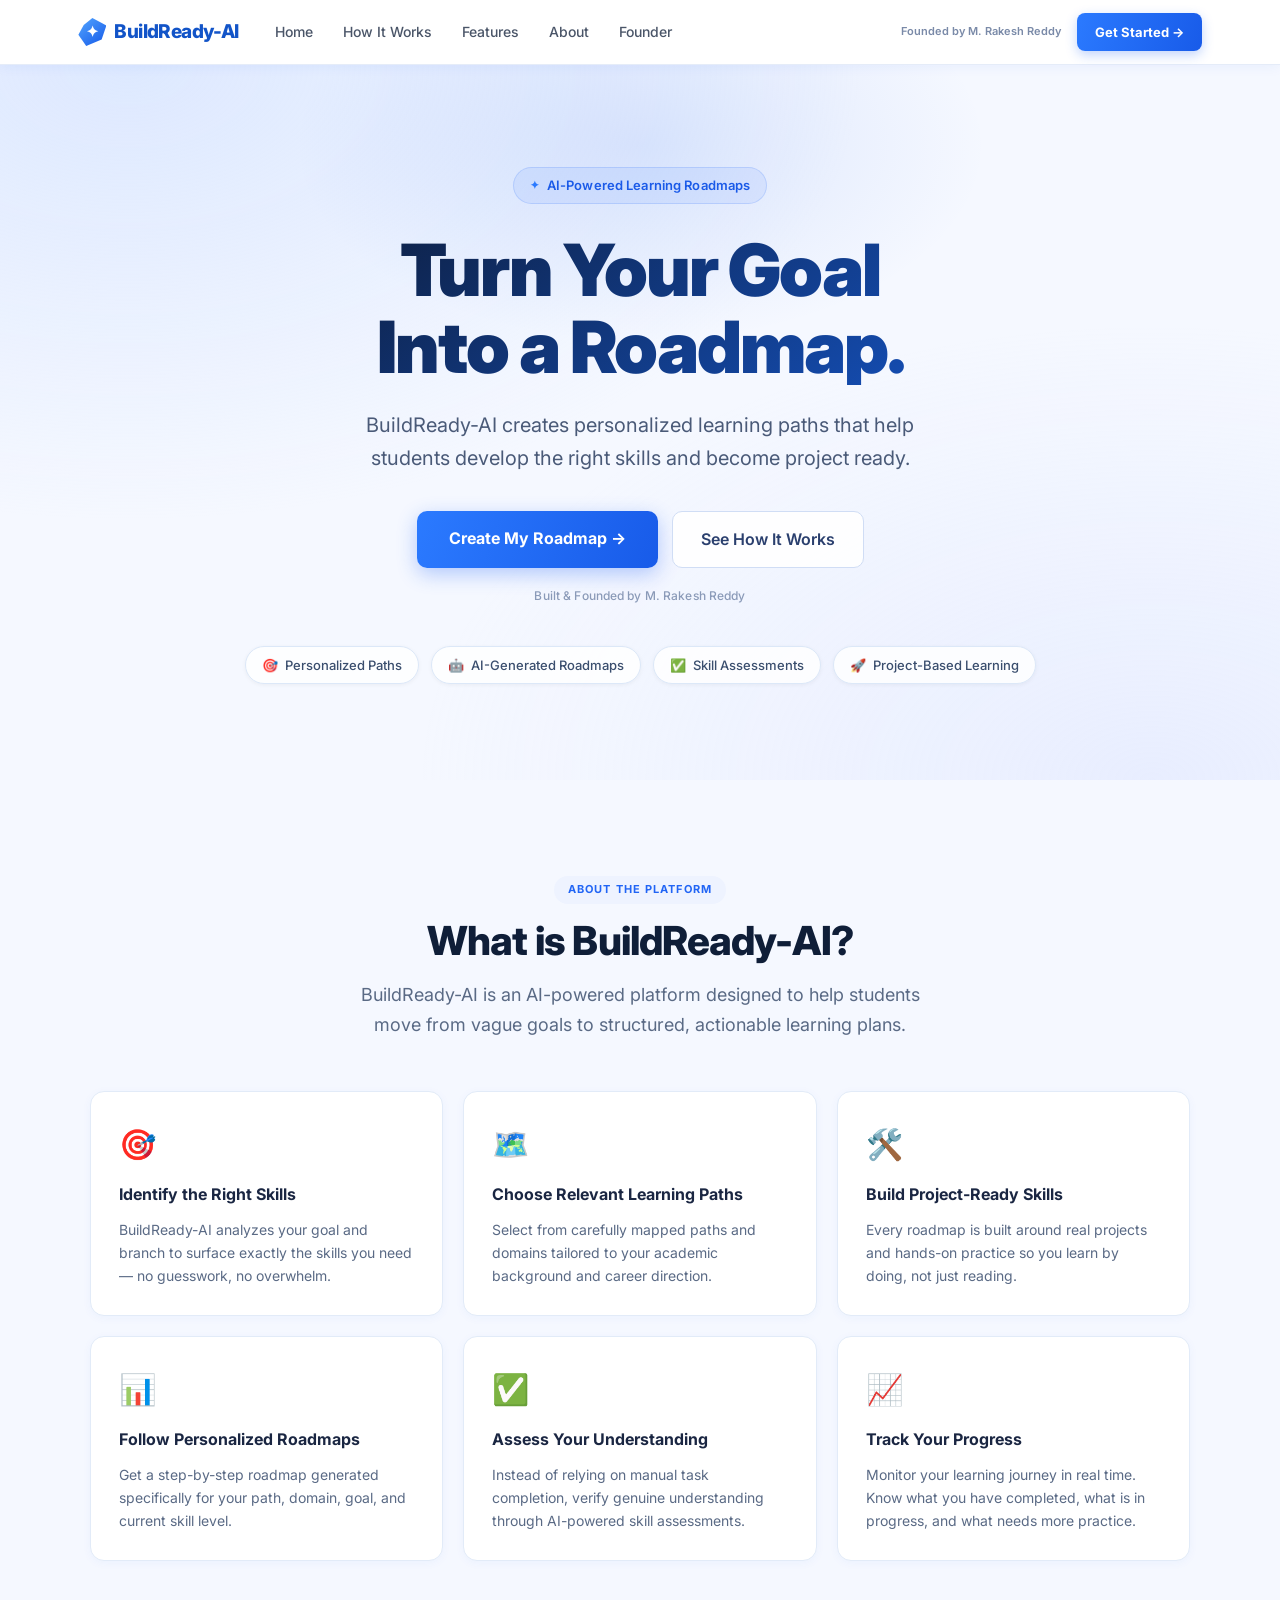
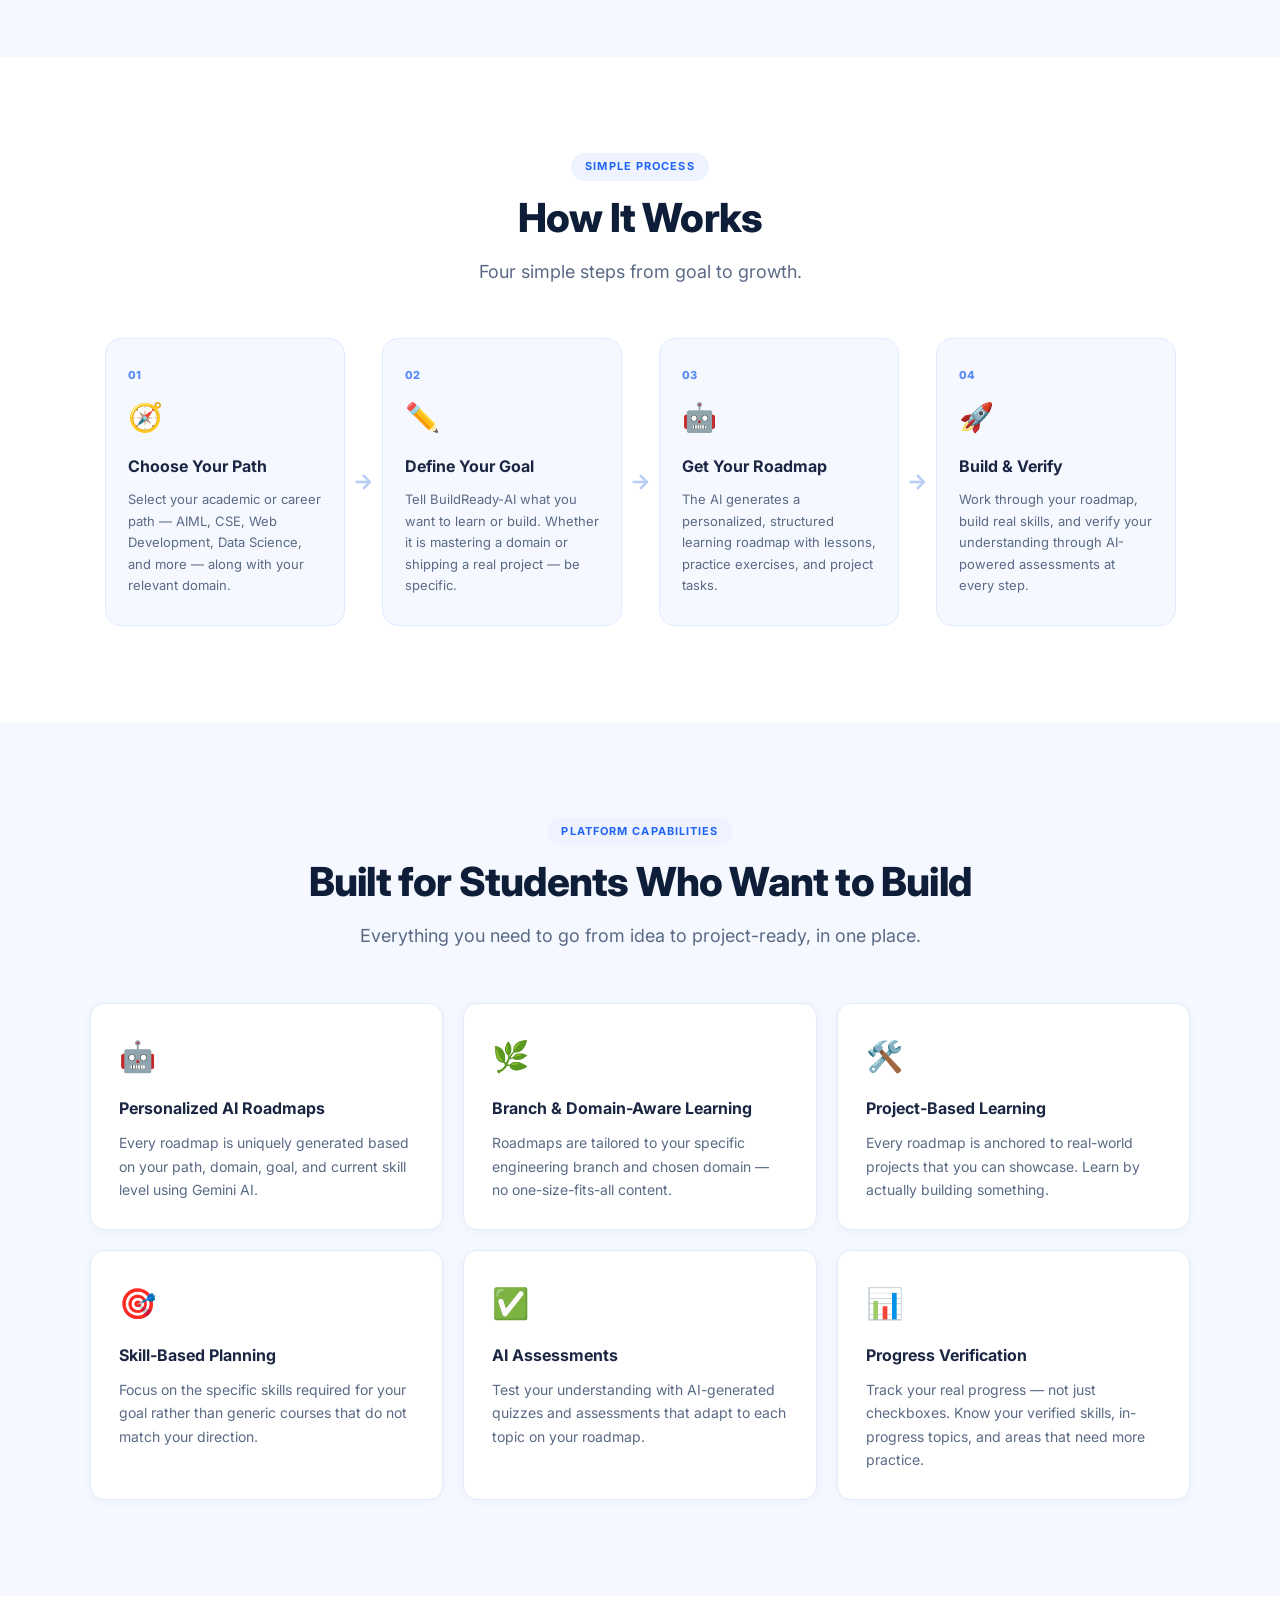
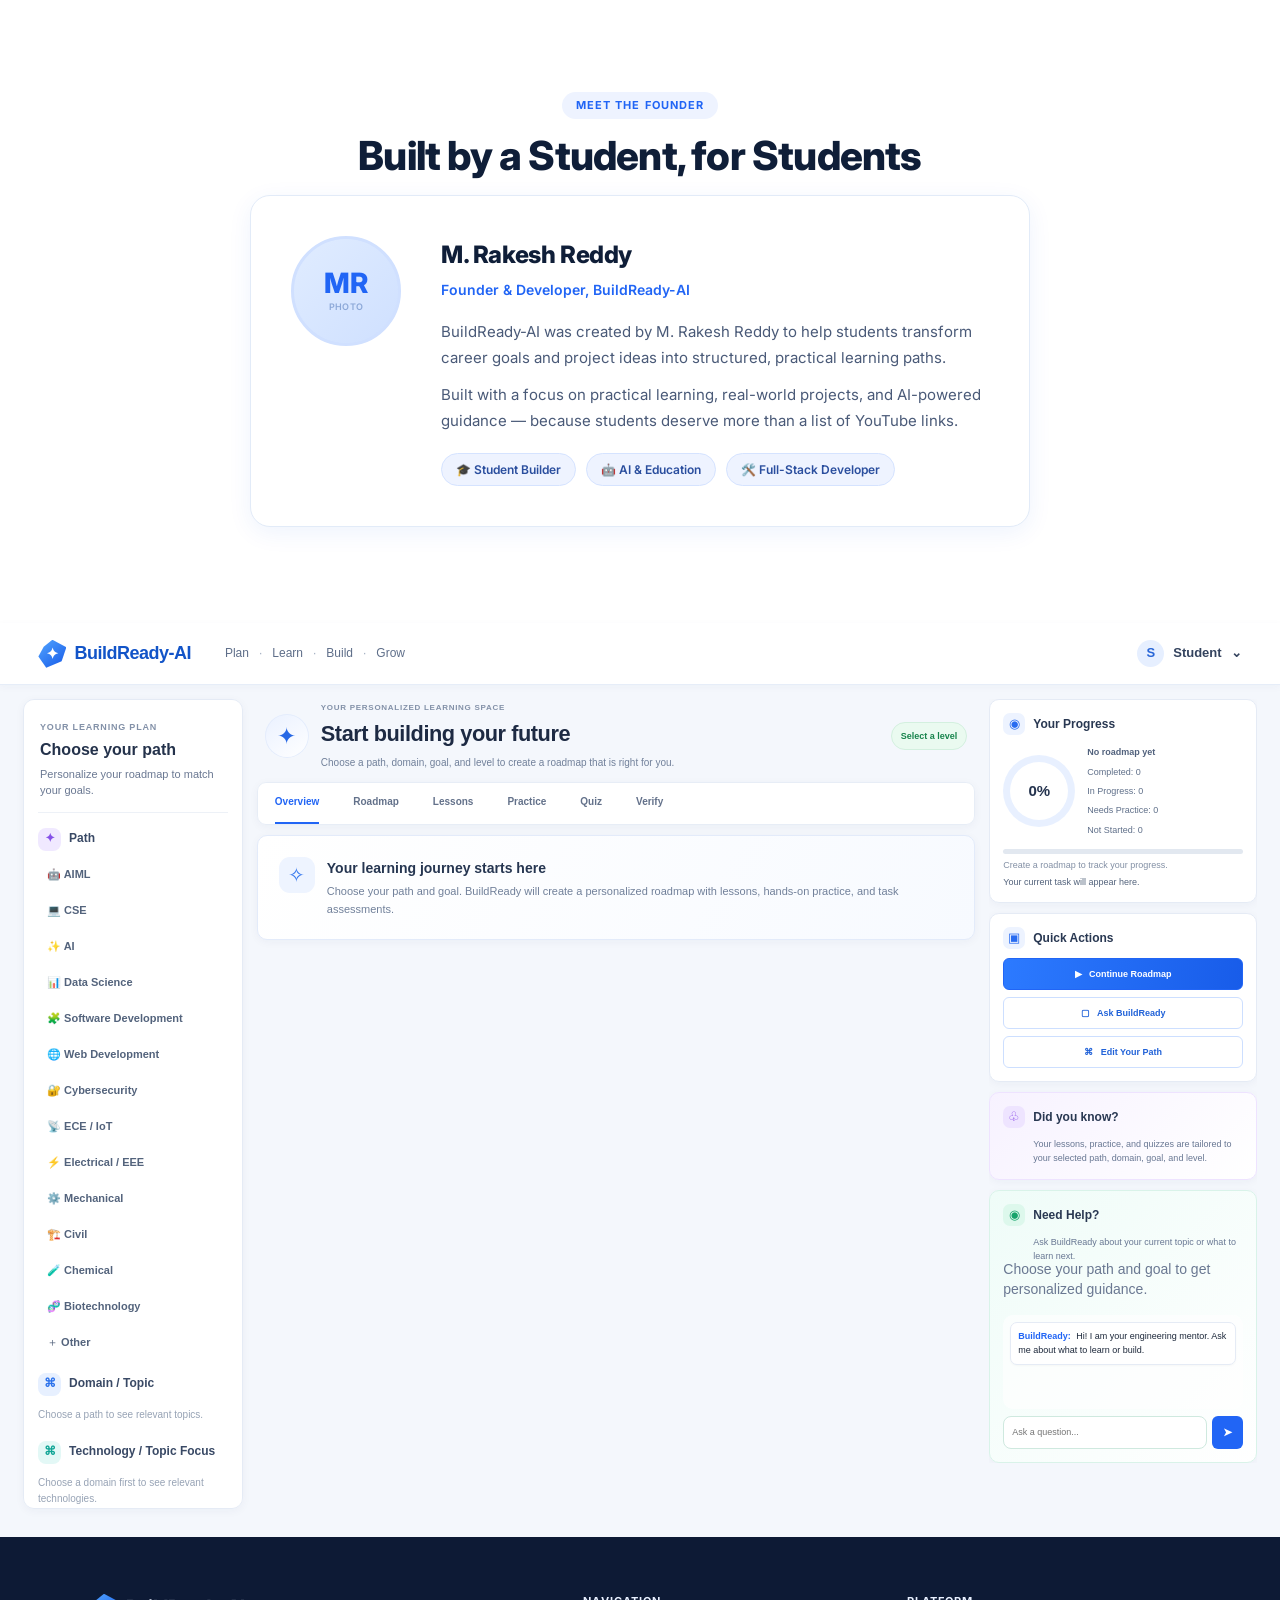
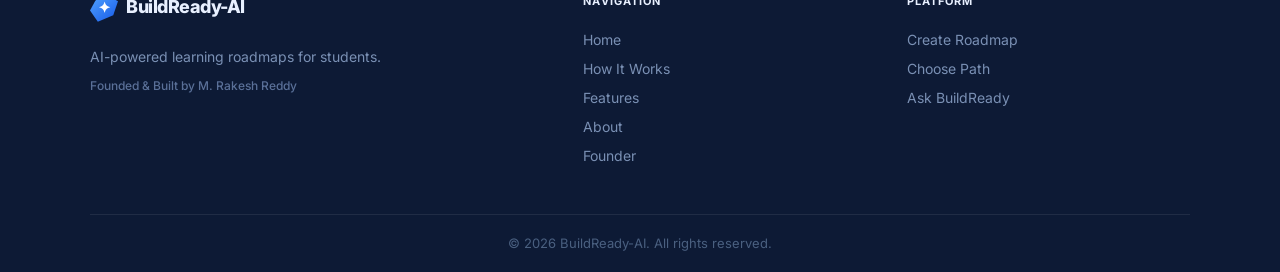
<file: frontend/index.html>
<!DOCTYPE html>
<html lang="en">
<head>
    <meta charset="UTF-8">
    <meta name="viewport" content="width=device-width, initial-scale=1.0">
    <meta name="theme-color" content="#f5f8ff">
    <meta name="description" content="BuildReady-AI creates personalized learning roadmaps that help students develop the right skills and become project ready. Founded by M. Rakesh Reddy.">
    <title>BuildReady-AI — Turn Your Goal Into a Roadmap</title>
    <link rel="icon" href="data:,">
    <link rel="preconnect" href="https://fonts.googleapis.com">
    <link rel="preconnect" href="https://fonts.gstatic.com" crossorigin>
    <link href="https://fonts.googleapis.com/css2?family=Inter:wght@400;500;600;700;800;900&display=swap" rel="stylesheet">
    <link rel="stylesheet" href="style.css?v=20261006c">
</head>
<body>

<!-- ===== MARKETING NAVBAR ===== -->
<header class="marketing-nav" id="home">
    <div class="marketing-nav-inner">
        <a class="brand marketing-brand" href="#home" aria-label="BuildReady-AI home">
            <span class="brand-mark" aria-hidden="true">✦</span>
            <span>BuildReady-AI</span>
        </a>

        <!-- Desktop nav links -->
        <nav class="marketing-links" aria-label="Main navigation">
            <a href="#home" class="mnav-link">Home</a>
            <a href="#how-it-works" class="mnav-link">How It Works</a>
            <a href="#features" class="mnav-link">Features</a>
            <a href="#about" class="mnav-link">About</a>
            <a href="#founder" class="mnav-link">Founder</a>
        </nav>

        <div class="marketing-nav-right">
            <span class="founder-badge">Founded by M. Rakesh Reddy</span>
            <a href="#app" class="mnav-cta">Get Started →</a>
        </div>

        <!-- Mobile hamburger -->
        <button class="hamburger" id="hamburger" aria-label="Toggle navigation" aria-expanded="false">
            <span></span><span></span><span></span>
        </button>
    </div>

    <!-- Mobile menu -->
    <div class="mobile-menu" id="mobileMenu" aria-hidden="true">
        <a href="#home" class="mobile-link">Home</a>
        <a href="#how-it-works" class="mobile-link">How It Works</a>
        <a href="#features" class="mobile-link">Features</a>
        <a href="#about" class="mobile-link">About</a>
        <a href="#founder" class="mobile-link">Founder</a>
        <a href="#app" class="mobile-link mobile-cta">Get Started →</a>
    </div>
</header>

<!-- ===== HERO SECTION ===== -->
<section class="hero-section" id="hero">
    <div class="hero-bg-glow" aria-hidden="true"></div>
    <div class="hero-inner">
        <div class="hero-eyebrow">
            <span class="hero-eyebrow-dot" aria-hidden="true">✦</span>
            AI-Powered Learning Roadmaps
        </div>
        <h1 class="hero-headline">Turn Your Goal<br>Into a Roadmap.</h1>
        <p class="hero-subtext">BuildReady-AI creates personalized learning paths that help students develop the right skills and become project ready.</p>
        <div class="hero-actions">
            <a href="#app" class="hero-btn-primary">Create My Roadmap →</a>
            <a href="#how-it-works" class="hero-btn-secondary">See How It Works</a>
        </div>
        <p class="hero-credit">Built &amp; Founded by M. Rakesh Reddy</p>

        <div class="hero-features-row" aria-label="Key capabilities">
            <div class="hero-feat"><span aria-hidden="true">🎯</span> Personalized Paths</div>
            <div class="hero-feat"><span aria-hidden="true">🤖</span> AI-Generated Roadmaps</div>
            <div class="hero-feat"><span aria-hidden="true">✅</span> Skill Assessments</div>
            <div class="hero-feat"><span aria-hidden="true">🚀</span> Project-Based Learning</div>
        </div>
    </div>
</section>

<!-- ===== ABOUT SECTION ===== -->
<section class="landing-section" id="about">
    <div class="landing-inner">
        <div class="section-eyebrow">About the Platform</div>
        <h2 class="section-heading">What is BuildReady-AI?</h2>
        <p class="section-subtext">BuildReady-AI is an AI-powered platform designed to help students move from vague goals to structured, actionable learning plans.</p>

        <div class="about-grid">
            <div class="about-card">
                <span class="about-icon" aria-hidden="true">🎯</span>
                <h3>Identify the Right Skills</h3>
                <p>BuildReady-AI analyzes your goal and branch to surface exactly the skills you need — no guesswork, no overwhelm.</p>
            </div>
            <div class="about-card">
                <span class="about-icon" aria-hidden="true">🗺️</span>
                <h3>Choose Relevant Learning Paths</h3>
                <p>Select from carefully mapped paths and domains tailored to your academic background and career direction.</p>
            </div>
            <div class="about-card">
                <span class="about-icon" aria-hidden="true">🛠️</span>
                <h3>Build Project-Ready Skills</h3>
                <p>Every roadmap is built around real projects and hands-on practice so you learn by doing, not just reading.</p>
            </div>
            <div class="about-card">
                <span class="about-icon" aria-hidden="true">📊</span>
                <h3>Follow Personalized Roadmaps</h3>
                <p>Get a step-by-step roadmap generated specifically for your path, domain, goal, and current skill level.</p>
            </div>
            <div class="about-card">
                <span class="about-icon" aria-hidden="true">✅</span>
                <h3>Assess Your Understanding</h3>
                <p>Instead of relying on manual task completion, verify genuine understanding through AI-powered skill assessments.</p>
            </div>
            <div class="about-card">
                <span class="about-icon" aria-hidden="true">📈</span>
                <h3>Track Your Progress</h3>
                <p>Monitor your learning journey in real time. Know what you have completed, what is in progress, and what needs more practice.</p>
            </div>
        </div>
    </div>
</section>

<!-- ===== HOW IT WORKS SECTION ===== -->
<section class="landing-section landing-alt" id="how-it-works">
    <div class="landing-inner">
        <div class="section-eyebrow">Simple Process</div>
        <h2 class="section-heading">How It Works</h2>
        <p class="section-subtext">Four simple steps from goal to growth.</p>

        <div class="steps-grid">
            <div class="step-card">
                <div class="step-num" aria-hidden="true">01</div>
                <div class="step-icon" aria-hidden="true">🧭</div>
                <h3>Choose Your Path</h3>
                <p>Select your academic or career path — AIML, CSE, Web Development, Data Science, and more — along with your relevant domain.</p>
            </div>
            <div class="step-connector" aria-hidden="true">→</div>
            <div class="step-card">
                <div class="step-num" aria-hidden="true">02</div>
                <div class="step-icon" aria-hidden="true">✏️</div>
                <h3>Define Your Goal</h3>
                <p>Tell BuildReady-AI what you want to learn or build. Whether it is mastering a domain or shipping a real project — be specific.</p>
            </div>
            <div class="step-connector" aria-hidden="true">→</div>
            <div class="step-card">
                <div class="step-num" aria-hidden="true">03</div>
                <div class="step-icon" aria-hidden="true">🤖</div>
                <h3>Get Your Roadmap</h3>
                <p>The AI generates a personalized, structured learning roadmap with lessons, practice exercises, and project tasks.</p>
            </div>
            <div class="step-connector" aria-hidden="true">→</div>
            <div class="step-card">
                <div class="step-num" aria-hidden="true">04</div>
                <div class="step-icon" aria-hidden="true">🚀</div>
                <h3>Build &amp; Verify</h3>
                <p>Work through your roadmap, build real skills, and verify your understanding through AI-powered assessments at every step.</p>
            </div>
        </div>
    </div>
</section>

<!-- ===== FEATURES SECTION ===== -->
<section class="landing-section" id="features">
    <div class="landing-inner">
        <div class="section-eyebrow">Platform Capabilities</div>
        <h2 class="section-heading">Built for Students Who Want to Build</h2>
        <p class="section-subtext">Everything you need to go from idea to project-ready, in one place.</p>

        <div class="features-grid">
            <div class="feature-card">
                <div class="feature-icon-wrap" aria-hidden="true">🤖</div>
                <h3>Personalized AI Roadmaps</h3>
                <p>Every roadmap is uniquely generated based on your path, domain, goal, and current skill level using Gemini AI.</p>
            </div>
            <div class="feature-card">
                <div class="feature-icon-wrap" aria-hidden="true">🌿</div>
                <h3>Branch &amp; Domain-Aware Learning</h3>
                <p>Roadmaps are tailored to your specific engineering branch and chosen domain — no one-size-fits-all content.</p>
            </div>
            <div class="feature-card">
                <div class="feature-icon-wrap" aria-hidden="true">🛠️</div>
                <h3>Project-Based Learning</h3>
                <p>Every roadmap is anchored to real-world projects that you can showcase. Learn by actually building something.</p>
            </div>
            <div class="feature-card">
                <div class="feature-icon-wrap" aria-hidden="true">🎯</div>
                <h3>Skill-Based Planning</h3>
                <p>Focus on the specific skills required for your goal rather than generic courses that do not match your direction.</p>
            </div>
            <div class="feature-card">
                <div class="feature-icon-wrap" aria-hidden="true">✅</div>
                <h3>AI Assessments</h3>
                <p>Test your understanding with AI-generated quizzes and assessments that adapt to each topic on your roadmap.</p>
            </div>
            <div class="feature-card">
                <div class="feature-icon-wrap" aria-hidden="true">📊</div>
                <h3>Progress Verification</h3>
                <p>Track your real progress — not just checkboxes. Know your verified skills, in-progress topics, and areas that need more practice.</p>
            </div>
        </div>
    </div>
</section>

<!-- ===== FOUNDER SECTION ===== -->
<section class="landing-section landing-alt" id="founder">
    <div class="landing-inner">
        <div class="section-eyebrow">Meet the Founder</div>
        <h2 class="section-heading">Built by a Student, for Students</h2>

        <div class="founder-card">
            <div class="founder-avatar" aria-label="Founder profile photo placeholder">
                <span class="founder-avatar-initials" aria-hidden="true">MR</span>
                <span class="founder-avatar-hint">Photo</span>
            </div>
            <div class="founder-info">
                <h3 class="founder-name">M. Rakesh Reddy</h3>
                <p class="founder-role">Founder &amp; Developer, BuildReady-AI</p>
                <p class="founder-bio">BuildReady-AI was created by M. Rakesh Reddy to help students transform career goals and project ideas into structured, practical learning paths.</p>
                <p class="founder-bio">Built with a focus on practical learning, real-world projects, and AI-powered guidance — because students deserve more than a list of YouTube links.</p>
                <div class="founder-tags">
                    <span class="founder-tag">🎓 Student Builder</span>
                    <span class="founder-tag">🤖 AI &amp; Education</span>
                    <span class="founder-tag">🛠️ Full-Stack Developer</span>
                </div>
            </div>
        </div>
    </div>
</section>

<!-- ===== APP SECTION ANCHOR ===== -->
<div id="app"></div>

<!-- ===== EXISTING DASHBOARD (UNCHANGED) ===== -->
<header class="topbar">
    <a class="brand" href="#home" aria-label="BuildReady-AI home">
        <span class="brand-mark" aria-hidden="true">✦</span>
        <span>BuildReady-AI</span>
    </a>
    <nav class="top-navigation" aria-label="Main navigation">
        <a href="#selectionPanel">Plan</a>
        <span>·</span>
        <a href="#result">Learn</a>
        <span>·</span>
        <a href="#result">Build</a>
        <span>·</span>
        <a href="#chatbot">Grow</a>
    </nav>
    <button class="student-menu" type="button" aria-label="Student profile">
        <span class="student-avatar" aria-hidden="true">S</span>
        <span>Student</span>
        <span aria-hidden="true">⌄</span>
    </button>
</header>

<div class="dashboard-layout">
    <aside class="selection-sidebar" id="selectionPanel" aria-label="Learning plan selection">
        <div class="sidebar-heading">
            <span class="eyebrow">YOUR LEARNING PLAN</span>
            <h2>Choose your path</h2>
            <p>Personalize your roadmap to match your goals.</p>
        </div>

        <section class="selector-section">
            <h3><span class="selector-icon purple">✦</span> Path</h3>
            <div class="path-container">
                <button class="path-card" data-path="AIML">🤖 AIML</button>
                <button class="path-card" data-path="CSE">💻 CSE</button>
                <button class="path-card" data-path="AI">✨ AI</button>
                <button class="path-card" data-path="Data Science">📊 Data Science</button>
                <button class="path-card" data-path="Software Development">🧩 Software Development</button>
                <button class="path-card" data-path="Web Development">🌐 Web Development</button>
                <button class="path-card" data-path="Cybersecurity">🔐 Cybersecurity</button>
                <button class="path-card" data-path="ECE / IoT">📡 ECE / IoT</button>
                <button class="path-card" data-path="Electrical / EEE">⚡ Electrical / EEE</button>
                <button class="path-card" data-path="Mechanical">⚙️ Mechanical</button>
                <button class="path-card" data-path="Civil">🏗️ Civil</button>
                <button class="path-card" data-path="Chemical">🧪 Chemical</button>
                <button class="path-card" data-path="Biotechnology">🧬 Biotechnology</button>
                <button class="path-card" data-path="Other">＋ Other</button>
            </div>
        </section>

        <section class="selector-section">
            <h3><span class="selector-icon blue">⌘</span> Domain / Topic</h3>
            <div id="domainContainer" class="domain-container">
                <p class="selector-hint">Choose a path to see relevant topics.</p>
            </div>
            <div id="otherPathSection" hidden>
                <label for="otherPathInput">What field or topic do you want to learn?</label>
                <input id="otherPathInput" type="text" placeholder="Example: Robotics Hardware">
            </div>
        </section>

        <section class="selector-section">
            <h3><span class="selector-icon teal">⌘</span> Technology / Topic Focus</h3>
            <div id="technologyContainer" class="domain-container">
                <p class="selector-hint">Choose a domain first to see relevant technologies.</p>
            </div>
        </section>

        <section class="selector-section">
            <h3><span class="selector-icon green">◉</span> Goal</h3>
            <div class="goal-container">
                <button class="goal-card" data-goal="Learn the Domain">📚 Learn the Domain</button>
                <button class="goal-card" data-goal="Build a Project">💡 Build a Project</button>
            </div>
            <label class="visually-hidden" for="projectIdea">Your learning goal or project idea</label>
            <textarea id="projectIdea" placeholder="Your goal or project (e.g. AI Resume Analyzer)"></textarea>
        </section>

        <section class="selector-section level-section">
            <h3><span class="selector-icon teal">↗</span> Level</h3>
            <div class="level-container">
                <button class="level-card" data-level="Beginner">🌱 Beginner</button>
                <button class="level-card" data-level="Intermediate">🚀 Intermediate</button>
                <button class="level-card" data-level="Advanced">🧠 Advanced</button>
            </div>
        </section>

        <div class="selection-actions">
            <button id="buildBtn" type="button">Create My Roadmap <span aria-hidden="true">→</span></button>
            <button id="clearSavedPlanBtn" type="button" hidden>Clear Saved Plan</button>
        </div>
    </aside>

    <main class="workspace">
        <section class="workspace-heading">
            <div class="workspace-icon" aria-hidden="true">✦</div>
            <div>
                <p class="eyebrow">YOUR PERSONALIZED LEARNING SPACE</p>
                <h1 id="dashboardTitle">Start building your future</h1>
                <p id="dashboardSubtitle">Choose a path, domain, goal, and level to create a roadmap that is right for you.</p>
            </div>
            <span class="level-pill" id="dashboardLevel">Select a level</span>
        </section>

        <nav class="workspace-tabs" aria-label="Roadmap sections">
            <a class="active" href="#result">Overview</a>
            <a href="#taskList">Roadmap</a>
            <a href="#taskList">Lessons</a>
            <a href="#taskList">Practice</a>
            <a href="#taskList">Quiz</a>
            <a href="#taskList">Verify</a>
        </nav>

        <div id="result">
            <section class="welcome-card">
                <span class="welcome-icon" aria-hidden="true">✧</span>
                <div>
                    <h2>Your learning journey starts here</h2>
                    <p>Choose your path and goal. BuildReady will create a personalized roadmap with lessons, hands-on practice, and task assessments.</p>
                </div>
            </section>
        </div>
    </main>

    <aside class="right-sidebar" aria-label="Progress and help">
        <section class="side-card progress-side-card">
            <div class="side-card-title">
                <span class="side-title-icon">◉</span>
                <h2>Your Progress</h2>
            </div>
            <div class="progress-overview">
                <div class="progress-circle" id="progressCircle">
                    <span id="progressNumber">0%</span>
                </div>
                <div class="progress-details">
                    <strong id="progressTaskCount">No roadmap yet</strong>
                    <div id="progressSummary" class="progress-summary">
                        <span class="status-summary status-verified">Completed: 0</span>
                        <span class="status-summary status-in_progress">In Progress: 0</span>
                        <span class="status-summary status-needs_practice">Needs Practice: 0</span>
                        <span class="status-summary status-not_started">Not Started: 0</span>
                    </div>
                </div>
            </div>
            <div class="progress-bar">
                <div id="progressFill" class="progress-fill" style="width: 0%"></div>
            </div>
            <p id="progressText" class="progress-caption">Create a roadmap to track your progress.</p>
            <p id="currentTaskSummary" class="current-task-summary">Your current task will appear here.</p>
        </section>

        <section class="side-card quick-actions-card">
            <div class="side-card-title">
                <span class="side-title-icon">▣</span>
                <h2>Quick Actions</h2>
            </div>
            <button class="quick-action-primary" id="continueRoadmap" type="button">▶ &nbsp; Continue Roadmap</button>
            <button class="quick-action-secondary" id="askBuildReady" type="button">▢ &nbsp; Ask BuildReady</button>
            <a class="quick-action-secondary" href="#selectionPanel">⌘ &nbsp; Edit Your Path</a>
        </section>

        <section class="side-card tip-card">
            <div class="side-card-title">
                <span class="side-title-icon">♧</span>
                <h2>Did you know?</h2>
            </div>
            <p>Your lessons, practice, and quizzes are tailored to your selected path, domain, goal, and level.</p>
        </section>

        <section class="side-card help-card" id="chatbot">
            <div class="side-card-title">
                <span class="side-title-icon">◉</span>
                <h2>Need Help?</h2>
            </div>
            <p>Ask BuildReady about your current topic or what to learn next.</p>
            <div id="chatContext" class="chat-context">Choose your path and goal to get personalized guidance.</div>
            <div id="chatMessages" class="chat-messages">
                <div class="chat-message bot-message">
                    <strong>BuildReady:</strong>
                    Hi! I am your engineering mentor. Ask me about what to learn or build.
                </div>
            </div>
            <div class="chat-input-row">
                <label class="visually-hidden" for="chatInput">Ask BuildReady a question</label>
                <input id="chatInput" type="text" placeholder="Ask a question...">
                <button id="chatSendBtn" type="button" aria-label="Send message">➤</button>
            </div>
        </section>
    </aside>
</div>

<!-- ===== FOOTER ===== -->
<footer class="site-footer">
    <div class="footer-inner">
        <div class="footer-brand-col">
            <a class="brand footer-brand" href="#home" aria-label="BuildReady-AI home">
                <span class="brand-mark" aria-hidden="true">✦</span>
                <span>BuildReady-AI</span>
            </a>
            <p class="footer-tagline">AI-powered learning roadmaps for students.</p>
            <p class="footer-founder-credit">Founded &amp; Built by M. Rakesh Reddy</p>
        </div>

        <nav class="footer-nav" aria-label="Footer navigation">
            <h4 class="footer-nav-heading">Navigation</h4>
            <a href="#home">Home</a>
            <a href="#how-it-works">How It Works</a>
            <a href="#features">Features</a>
            <a href="#about">About</a>
            <a href="#founder">Founder</a>
        </nav>

        <div class="footer-platform-col">
            <h4 class="footer-nav-heading">Platform</h4>
            <a href="#app">Create Roadmap</a>
            <a href="#selectionPanel">Choose Path</a>
            <a href="#chatbot">Ask BuildReady</a>
        </div>
    </div>
    <div class="footer-bottom">
        <p>© 2026 BuildReady-AI. All rights reserved.</p>
    </div>
</footer>

<script src="config.js?v=20261006c"></script>
<script src="script.js?v=20261006c"></script>
<script>
// Mobile nav toggle — no dependency on script.js
(function () {
    var hamburger = document.getElementById('hamburger');
    var mobileMenu = document.getElementById('mobileMenu');
    if (!hamburger || !mobileMenu) return;

    hamburger.addEventListener('click', function () {
        var isOpen = mobileMenu.classList.toggle('open');
        hamburger.classList.toggle('open', isOpen);
        hamburger.setAttribute('aria-expanded', String(isOpen));
        mobileMenu.setAttribute('aria-hidden', String(!isOpen));
    });

    mobileMenu.querySelectorAll('a').forEach(function (link) {
        link.addEventListener('click', function () {
            mobileMenu.classList.remove('open');
            hamburger.classList.remove('open');
            hamburger.setAttribute('aria-expanded', 'false');
            mobileMenu.setAttribute('aria-hidden', 'true');
        });
    });

    document.addEventListener('click', function (e) {
        if (!hamburger.contains(e.target) && !mobileMenu.contains(e.target)) {
            mobileMenu.classList.remove('open');
            hamburger.classList.remove('open');
            hamburger.setAttribute('aria-expanded', 'false');
            mobileMenu.setAttribute('aria-hidden', 'true');
        }
    });
})();
</script>
</body>
</html>
</file>
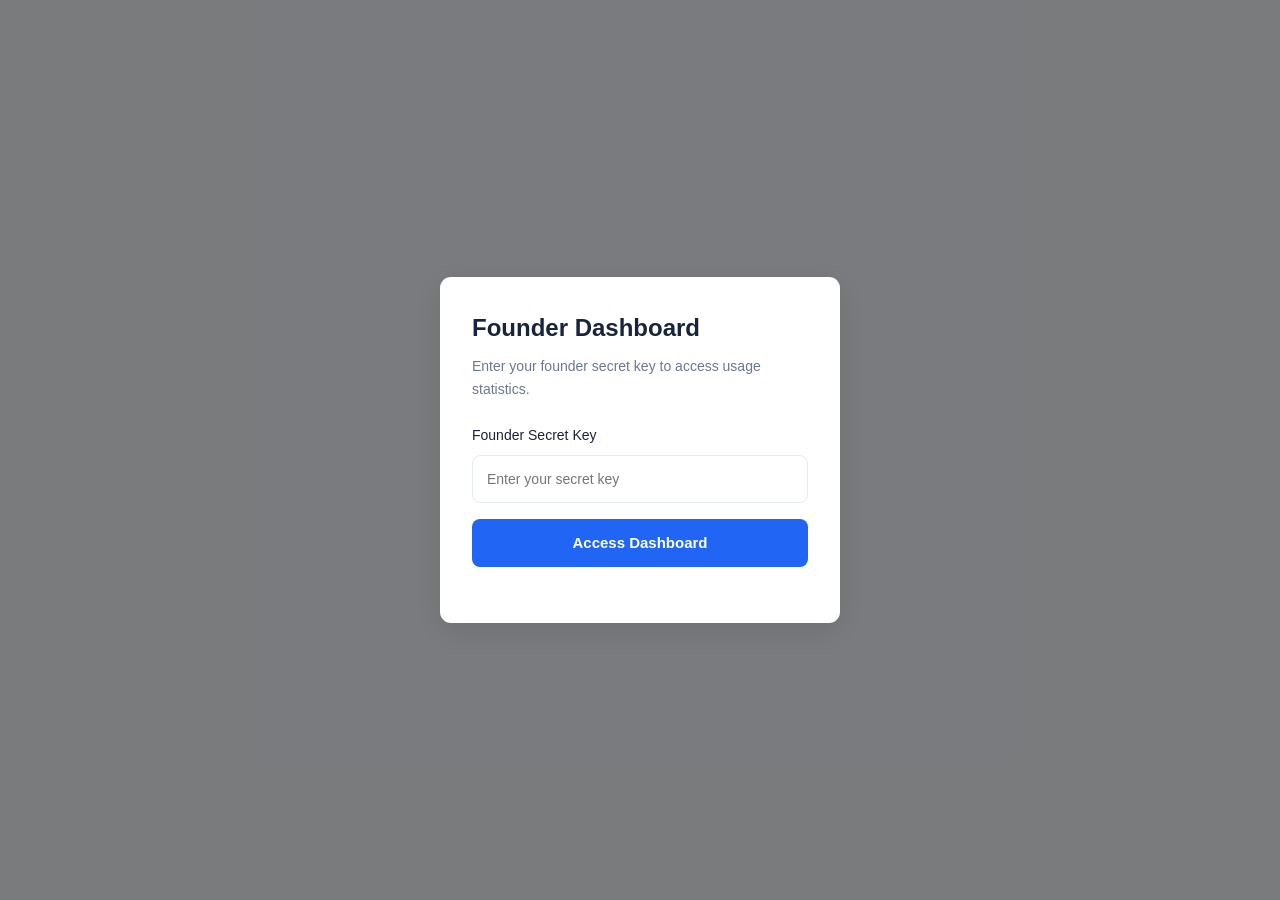
<file: frontend/founder-dashboard.html>
<!DOCTYPE html>
<html lang="en">
<head>
    <meta charset="UTF-8">
    <meta name="viewport" content="width=device-width, initial-scale=1.0">
    <title>Founder Dashboard - BuildReady-AI</title>
    <link rel="icon" href="data:,">
    <link rel="stylesheet" href="style.css?v=20261008">
    <link rel="stylesheet" href="founder-dashboard.css?v=20261008">
</head>
<body>
    <!-- Login Modal -->
    <div id="loginModal" class="login-modal">
        <div class="login-box">
            <h2>Founder Dashboard</h2>
            <p>Enter your founder secret key to access usage statistics.</p>
            <form id="loginForm">
                <label for="founderKey">Founder Secret Key</label>
                <input type="password" id="founderKey" placeholder="Enter your secret key" autocomplete="current-password" required>
                <button type="submit">Access Dashboard</button>
            </form>
            <p id="loginError" class="error-message"></p>
        </div>
    </div>

    <!-- Dashboard Content -->
    <div id="dashboardContent" class="dashboard-content" hidden>
        <header class="dashboard-header">
            <div class="header-left">
                <h1>Founder Dashboard</h1>
                <p>Real Usage Tracker - BuildReady-AI</p>
            </div>
            <div class="header-right">
                <button id="logoutBtn" type="button">Logout</button>
            </div>
        </header>

        <!-- Period Selector -->
        <section class="period-selector">
            <label for="periodSelect">Time Period:</label>
            <select id="periodSelect">
                <option value="today">Today</option>
                <option value="7d">Last 7 Days</option>
                <option value="30d">Last 30 Days</option>
                <option value="all" selected>All Time</option>
            </select>
            <button id="refreshBtn" type="button">Refresh Data</button>
            <p id="dataRangeNote" class="data-range-note"></p>
        </section>

        <!-- Summary Cards -->
        <section class="summary-cards">
            <div class="stat-card">
                <h3>Total Users</h3>
                <p class="stat-value" id="totalUsers">-</p>
            </div>
            <div class="stat-card">
                <h3>AI Requests</h3>
                <p class="stat-value" id="totalRequests">-</p>
            </div>
            <div class="stat-card">
                <h3>Input Tokens</h3>
                <p class="stat-value" id="inputTokens">-</p>
            </div>
            <div class="stat-card">
                <h3>Output Tokens</h3>
                <p class="stat-value" id="outputTokens">-</p>
            </div>
            <div class="stat-card">
                <h3>Total Tokens</h3>
                <p class="stat-value" id="totalTokens">-</p>
            </div>
            <div class="stat-card">
                <h3>Avg Tokens/User</h3>
                <p class="stat-value" id="avgTokensPerUser">-</p>
            </div>
            <div class="stat-card">
                <h3>Avg Tokens/Request</h3>
                <p class="stat-value" id="avgTokensPerRequest">-</p>
            </div>
            <div class="stat-card">
                <h3>Successful</h3>
                <p class="stat-value" id="successful">-</p>
            </div>
            <div class="stat-card">
                <h3>Failed</h3>
                <p class="stat-value" id="failed">-</p>
            </div>
        </section>

        <!-- Highest/Lowest Usage -->
        <section class="usage-summary">
            <div class="usage-card">
                <h3>Highest Usage User</h3>
                <p id="highestUser">-</p>
            </div>
            <div class="usage-card">
                <h3>Lowest Usage User</h3>
                <p id="lowestUser">-</p>
            </div>
        </section>

        <!-- Per-User Table -->
        <section class="data-section">
            <h2>Per-User Statistics</h2>
            <div class="table-container">
                <table id="usersTable">
                    <thead>
                        <tr>
                            <th>User ID</th>
                            <th>Requests</th>
                            <th>Input Tokens</th>
                            <th>Output Tokens</th>
                            <th>Total Tokens</th>
                            <th>Last Active</th>
                        </tr>
                    </thead>
                    <tbody id="usersTableBody">
                        <tr>
                            <td colspan="6" class="no-data">Loading...</td>
                        </tr>
                    </tbody>
                </table>
            </div>
        </section>

        <!-- Recent Events Table -->
        <section class="data-section">
            <h2>Recent Usage Events</h2>
            <div class="table-container">
                <table id="eventsTable">
                    <thead>
                        <tr>
                            <th>ID</th>
                            <th>User ID</th>
                            <th>Timestamp</th>
                            <th>Feature</th>
                            <th>Input Tokens</th>
                            <th>Output Tokens</th>
                            <th>Total Tokens</th>
                            <th>Success</th>
                            <th>Model</th>
                        </tr>
                    </thead>
                    <tbody id="eventsTableBody">
                        <tr>
                            <td colspan="9" class="no-data">Loading...</td>
                        </tr>
                    </tbody>
                </table>
            </div>
        </section>

        <!-- Loading Overlay -->
        <div id="loadingOverlay" class="loading-overlay" hidden>
            <div class="spinner"></div>
            <p>Loading data...</p>
        </div>
    </div>

<script src="config.js?v=20261008"></script>
    <script src="founder-dashboard.js?v=20261008"></script>
</body>
</html>
</file>
<file: frontend/style.css>
:root {
    --primary: #2563eb;
    --primary-dark: #1d4ed8;
    --primary-light: #eff6ff;
    --primary-border: #bfdbfe;
    --bg: #f8fafc;
    --card-bg: #ffffff;
    --text-main: #0f172a;
    --text-muted: #64748b;
    --border: #e2e8f0;
    --success: #10b981;
    --warning: #f59e0b;
    --danger: #ef4444;
    --radius: 12px;
    --shadow: 0 4px 6px -1px rgba(0, 0, 0, 0.07), 0 2px 4px -2px rgba(0, 0, 0, 0.05);
    --shadow-md: 0 10px 15px -3px rgba(0, 0, 0, 0.08), 0 4px 6px -4px rgba(0, 0, 0, 0.04);
}

* {
    box-sizing: border-box;
}

body {
    font-family: -apple-system, BlinkMacSystemFont, "Segoe UI", Roboto, Helvetica, Arial, sans-serif;
    margin: 0;
    padding: 30px 20px;
    background: var(--bg);
    color: var(--text-main);
    line-height: 1.6;
}

.main-container {
    max-width: 980px;
    margin: 0 auto;
}

h1 {
    font-size: 38px;
    font-weight: 800;
    margin: 0 0 8px 0;
    color: #1e293b;
    letter-spacing: -0.5px;
}

h2 {
    font-size: 22px;
    font-weight: 700;
    margin: 28px 0 14px 0;
    color: #1e293b;
}

h3 {
    font-size: 18px;
    font-weight: 600;
    margin: 0 0 10px 0;
    color: #334155;
}

.subtitle {
    font-size: 18px;
    color: var(--text-muted);
    margin: 0 0 25px 0;
}

/* Card Selection Groups */
.path-container,
.level-container,
.goal-container,
.domain-container {
    display: flex;
    flex-wrap: wrap;
    gap: 12px;
    margin: 12px 0 20px 0;
}

.path-card,
.level-card,
.goal-card,
.domain-card {
    padding: 14px 20px;
    border: 2px solid var(--border);
    border-radius: var(--radius);
    background: var(--card-bg);
    font-size: 15px;
    font-weight: 500;
    color: #334155;
    cursor: pointer;
    transition: all 0.2s ease;
    box-shadow: 0 1px 2px rgba(0, 0, 0, 0.04);
}

.path-card:hover,
.level-card:hover,
.goal-card:hover,
.domain-card:hover {
    border-color: #cbd5e1;
    transform: translateY(-1px);
    box-shadow: 0 3px 6px rgba(0, 0, 0, 0.06);
}

.path-card.selected,
.level-card.selected,
.goal-card.selected,
.domain-card.selected {
    background: var(--primary-light);
    border-color: var(--primary);
    color: var(--primary-dark);
    font-weight: 700;
    box-shadow: 0 0 0 1px var(--primary);
}

/* Other path custom input */
#otherPathSection {
    background: var(--card-bg);
    border: 1px solid var(--border);
    border-radius: var(--radius);
    padding: 16px 20px;
    margin: 16px 0;
    max-width: 650px;
    box-shadow: var(--shadow);
}

#otherPathInput {
    width: 100%;
    padding: 12px 14px;
    font-size: 15px;
    border: 1px solid var(--border);
    border-radius: 8px;
    outline: none;
    transition: border-color 0.2s;
}

#otherPathInput:focus {
    border-color: var(--primary);
}

/* User Idea Input */
textarea#projectIdea {
    display: block;
    width: 100%;
    max-width: 800px;
    min-height: 120px;
    margin: 16px 0 20px 0;
    padding: 14px 16px;
    font-size: 15px;
    font-family: inherit;
    border: 2px solid var(--border);
    border-radius: var(--radius);
    background: var(--card-bg);
    color: var(--text-main);
    resize: vertical;
    box-shadow: 0 1px 2px rgba(0, 0, 0, 0.04);
    outline: none;
    transition: border-color 0.2s;
}

textarea#projectIdea:focus {
    border-color: var(--primary);
}

/* Action Buttons */
.button-row {
    display: flex;
    gap: 12px;
    align-items: center;
    margin-bottom: 25px;
}

button#buildBtn {
    padding: 14px 28px;
    font-size: 16px;
    font-weight: 600;
    border: none;
    border-radius: var(--radius);
    background: var(--primary);
    color: white;
    cursor: pointer;
    transition: background-color 0.2s, transform 0.1s;
    box-shadow: 0 4px 6px -1px rgba(37, 99, 235, 0.25);
}

button#buildBtn:hover {
    background: var(--primary-dark);
}

button#buildBtn:active {
    transform: scale(0.98);
}

button#buildBtn:disabled {
    background: #94a3b8;
    cursor: not-allowed;
    transform: none;
    box-shadow: none;
}

button#clearSavedPlanBtn {
    padding: 12px 20px;
    font-size: 14px;
    font-weight: 500;
    border: 1px solid var(--border);
    border-radius: var(--radius);
    background: white;
    color: #64748b;
    cursor: pointer;
    transition: all 0.2s;
}

button#clearSavedPlanBtn:hover {
    border-color: #cbd5e1;
    color: var(--danger);
}

/* Result Section */
#result {
    margin-top: 30px;
    max-width: 900px;
}

.plan-wrapper {
    background: var(--card-bg);
    border: 1px solid var(--border);
    border-radius: var(--radius);
    padding: 28px;
    box-shadow: var(--shadow-md);
    margin-bottom: 30px;
}

.plan-header {
    border-bottom: 1px solid var(--border);
    padding-bottom: 18px;
    margin-bottom: 20px;
}

.plan-header h2 {
    margin: 0 0 10px 0;
    color: #1e293b;
    font-size: 26px;
}

.badge-row {
    display: flex;
    flex-wrap: wrap;
    gap: 8px;
    margin: 12px 0;
}

.badge {
    display: inline-block;
    padding: 4px 12px;
    font-size: 13px;
    font-weight: 600;
    border-radius: 20px;
    background: #f1f5f9;
    color: #475569;
}

.badge-primary {
    background: var(--primary-light);
    color: var(--primary-dark);
}

.badge-success {
    background: #ecfdf5;
    color: #065f46;
}

.badge-warning {
    background: #fffbeb;
    color: #92400e;
}

.roadmap-complete {
    display: flex;
    align-items: center;
    gap: 12px;
    margin-top: 16px;
    padding: 16px 18px;
    border: 1px solid #a7f3d0;
    border-radius: 12px;
    background: linear-gradient(110deg, #ecfdf5, #f0fdfa);
    color: #065f46;
}

.roadmap-complete-icon {
    display: grid;
    flex: 0 0 36px;
    width: 36px;
    height: 36px;
    place-items: center;
    border-radius: 50%;
    background: #d1fae5;
    color: #047857;
    font-size: 20px;
    font-weight: 800;
}

.roadmap-complete h3,
.roadmap-complete p {
    margin: 0;
}

.roadmap-complete h3 {
    font-size: 16px;
}

.roadmap-complete p {
    margin-top: 3px;
    color: #047857;
    font-size: 13px;
}

/* Progress Section */
.progress-card {
    background: #f8fafc;
    border: 1px solid var(--border);
    border-radius: var(--radius);
    padding: 20px;
    margin: 20px 0 25px 0;
    display: flex;
    flex-wrap: wrap;
    align-items: center;
    justify-content: space-between;
    gap: 20px;
}

.progress-info {
    flex: 1;
    min-width: 250px;
}

.progress-bar {
    width: 100%;
    height: 12px;
    background: #e2e8f0;
    border-radius: 6px;
    overflow: hidden;
    margin: 10px 0;
}

.progress-fill {
    height: 100%;
    background: linear-gradient(90deg, #3b82f6, #2563eb);
    transition: width 0.3s ease;
}

.progress-circle {
    width: 90px;
    height: 90px;
    border-radius: 50%;
    display: flex;
    align-items: center;
    justify-content: center;
    background: conic-gradient(var(--primary) 0%, #e2e8f0 0);
    transition: background 0.3s ease;
}

#progressNumber {
    width: 72px;
    height: 72px;
    display: flex;
    align-items: center;
    justify-content: center;
    border-radius: 50%;
    background: white;
    color: var(--primary);
    font-size: 18px;
    font-weight: 700;
}

.progress-summary {
    display: flex;
    flex-wrap: wrap;
    gap: 8px;
    margin-top: 12px;
}

.status-summary,
.status-badge {
    display: inline-block;
    border-radius: 999px;
    padding: 4px 10px;
    font-size: 12px;
    font-weight: 700;
    letter-spacing: 0.02em;
}

.status-not_started {
    background: #f1f5f9;
    color: #475569;
}

.status-in_progress {
    background: #eff6ff;
    color: #1d4ed8;
}

.status-needs_practice {
    background: #fff7ed;
    color: #c2410c;
}

.status-verified {
    background: #ecfdf5;
    color: #047857;
}

/* Content Sections */
.plan-section {
    margin-top: 24px;
    padding-top: 20px;
    border-top: 1px solid #f1f5f9;
}

.plan-section p {
    color: #334155;
    font-size: 15px;
    margin: 6px 0;
}

.plan-section ul,
.plan-section ol {
    margin: 10px 0;
    padding-left: 24px;
}

.plan-section li {
    margin-bottom: 8px;
    color: #334155;
}

/* Learning order timeline */
.learning-order-chain {
    display: flex;
    flex-wrap: wrap;
    align-items: center;
    gap: 8px;
    margin: 12px 0;
}

.learning-step-badge {
    background: white;
    border: 1px solid var(--primary-border);
    color: var(--primary-dark);
    padding: 6px 14px;
    border-radius: 8px;
    font-weight: 600;
    font-size: 14px;
    box-shadow: 0 1px 2px rgba(0, 0, 0, 0.03);
}

.learning-arrow {
    color: #94a3b8;
    font-weight: bold;
    font-size: 16px;
}

/* Cards Grid */
.cards-grid {
    display: grid;
    grid-template-columns: repeat(auto-fill, minmax(260px, 1fr));
    gap: 14px;
    margin: 14px 0;
}

.skill-card,
.resource-card,
.project-idea-card {
    background: #f8fafc;
    border: 1px solid var(--border);
    border-radius: 10px;
    padding: 16px;
    transition: transform 0.15s, border-color 0.15s;
}

.skill-card:hover,
.resource-card:hover,
.project-idea-card:hover {
    border-color: #cbd5e1;
    transform: translateY(-1px);
}

.skill-card strong,
.resource-card strong {
    display: block;
    font-size: 15px;
    color: #0f172a;
    margin-bottom: 6px;
}

.skill-card p,
.resource-card p {
    font-size: 14px;
    color: #475569;
    margin: 4px 0 8px 0;
}

.skill-card small,
.resource-card small {
    display: inline-block;
    padding: 2px 8px;
    border-radius: 4px;
    background: #e2e8f0;
    color: #334155;
    font-size: 12px;
    font-weight: 600;
}

/* Tasks */
.task-card {
    background: white;
    border: 1px solid var(--border);
    border-radius: 10px;
    padding: 16px;
    margin-bottom: 12px;
    transition: border-color 0.2s, background-color 0.2s;
}

.task-card h4 {
    margin: 0;
    font-size: 16px;
}

.task-heading {
    display: flex;
    flex-wrap: wrap;
    align-items: center;
    justify-content: space-between;
    gap: 10px;
}

.task-card.status-border-verified {
    border-color: #6ee7b7;
    background: #f0fdf4;
}

.task-card.status-border-in_progress {
    border-color: #93c5fd;
}

.task-card.status-border-needs_practice {
    border-color: #fdba74;
}

.task-card:hover {
    border-color: #cbd5e1;
}

.task-card p {
    margin: 8px 0 0;
    font-size: 14px;
    color: #475569;
}

.task-learning,
.task-practice {
    margin-top: 14px;
    padding: 14px;
    border: 1px solid var(--border);
    border-radius: 8px;
    background: #f8fafc;
}

.task-learning h5,
.task-practice h5 {
    margin: 0;
    font-size: 15px;
}

.task-learning p,
.task-practice p {
    margin-top: 8px;
}

.lesson-example {
    overflow-x: auto;
    margin: 8px 0 0;
    padding: 12px;
    border-radius: 6px;
    background: #0f172a;
    color: #f8fafc;
    font: 13px/1.6 ui-monospace, SFMono-Regular, Consolas, monospace;
    white-space: pre-wrap;
    overflow-wrap: anywhere;
}

.lesson-line-explanations {
    margin: 8px 0 0;
    padding-left: 24px;
    color: #475569;
    font-size: 14px;
}

.lesson-line-explanations li+li {
    margin-top: 4px;
}

.task-locked {
    color: var(--text-muted);
    font-style: italic;
}

.assessment-button {
    margin-top: 12px;
    padding: 10px 16px;
    border: 0;
    border-radius: 8px;
    background: var(--primary);
    color: #fff;
    font: inherit;
    font-weight: 600;
    cursor: pointer;
}

.assessment-button:hover {
    background: var(--primary-dark);
}

.assessment-button:disabled {
    opacity: 0.7;
    cursor: wait;
}

.assessment-panel,
.assessment-result {
    margin-top: 16px;
    padding: 16px;
    border: 1px solid var(--border);
    border-radius: 10px;
    background: #f8fafc;
}

.assessment-panel h5,
.assessment-result h5 {
    margin: 0 0 8px;
    font-size: 16px;
}

.assessment-question {
    margin: 14px 0;
    padding: 12px;
    border: 1px solid var(--border);
    border-radius: 8px;
    background: #fff;
}

.assessment-question legend {
    padding: 0 4px;
    font-weight: 600;
}

.assessment-question textarea {
    width: 100%;
    margin-top: 10px;
    padding: 10px;
    border: 1px solid var(--border);
    border-radius: 8px;
    font: inherit;
    resize: vertical;
}

.assessment-options {
    display: grid;
    gap: 8px;
    margin-top: 10px;
}

.assessment-options label {
    display: flex;
    gap: 8px;
    align-items: flex-start;
}

.assessment-hint {
    color: var(--text-muted) !important;
    font-style: italic;
}

.question-result {
    margin-top: 10px;
    padding: 10px;
    border-radius: 8px;
}

.answer-correct {
    background: #ecfdf5;
    border-left: 3px solid #10b981;
}

.answer-incorrect {
    background: #fff7ed;
    border-left: 3px solid #f97316;
}

/* Chatbot Section */
.chatbot-section {
    margin-top: 35px;
    padding: 24px;
    max-width: 900px;
    background: var(--card-bg);
    border: 1px solid var(--border);
    border-radius: var(--radius);
    box-shadow: var(--shadow);
}

.chatbot-section h2 {
    margin-top: 0;
}

#chatContext {
    color: var(--text-muted);
    font-size: 14px;
    margin: -4px 0 16px 0;
}

.chat-messages {
    height: 300px;
    overflow-y: auto;
    padding: 16px;
    margin: 16px 0;
    background: #f8fafc;
    border: 1px solid var(--border);
    border-radius: 10px;
    display: flex;
    flex-direction: column;
    gap: 12px;
}

.chat-message {
    max-width: 85%;
    padding: 12px 16px;
    border-radius: 12px;
    font-size: 15px;
    line-height: 1.5;
    word-break: break-word;
}

.bot-message {
    align-self: flex-start;
    background: white;
    border: 1px solid var(--border);
    color: #1e293b;
    box-shadow: 0 1px 2px rgba(0, 0, 0, 0.03);
}

.bot-message strong {
    color: var(--primary);
    display: block;
    margin-bottom: 4px;
}

.user-message {
    align-self: flex-end;
    background: var(--primary);
    color: white;
}

.chat-input-row {
    display: flex;
    gap: 10px;
}

#chatInput {
    flex: 1;
    padding: 12px 16px;
    font-size: 15px;
    font-family: inherit;
    border: 1px solid var(--border);
    border-radius: 8px;
    outline: none;
}

#chatInput:focus {
    border-color: var(--primary);
}

#chatSendBtn {
    padding: 12px 24px;
    font-size: 15px;
    font-weight: 600;
    border: none;
    border-radius: 8px;
    background: var(--primary);
    color: white;
    cursor: pointer;
    transition: background 0.2s;
}

#chatSendBtn:hover {
    background: var(--primary-dark);
}

/* Loading & Error Boxes */
.loading-box {
    padding: 24px;
    background: var(--primary-light);
    border: 1px solid var(--primary-border);
    border-radius: var(--radius);
    text-align: center;
    color: var(--primary-dark);
    font-size: 16px;
    font-weight: 600;
}

.error-box {
    padding: 20px;
    background: #fef2f2;
    border: 1px solid #fecaca;
    border-radius: var(--radius);
    color: #991b1b;
}

.error-box h3 {
    margin-top: 0;
    color: #b91c1c;
}

/* Learning dashboard */
:root {
    --primary: #2165f5;
    --primary-dark: #154fd1;
    --primary-light: #eef4ff;
    --primary-border: #cfe0ff;
    --bg: #f4f7fc;
    --border: #e5ebf5;
    --text-main: #18243b;
    --text-muted: #6a7892;
    --radius: 11px;
    --shadow: 0 2px 10px rgba(31, 57, 99, 0.045);
    --shadow-md: 0 8px 22px rgba(31, 57, 99, 0.06);
}

html {
    scroll-behavior: smooth;
    scroll-padding-top: 70px;
}

body {
    padding: 0;
    background:
        radial-gradient(ellipse at 20% 0%, rgba(225, 237, 255, 0.42), transparent 40%),
        var(--bg);
    color: var(--text-main);
    font-size: 13px;
}

button,
input,
textarea {
    font: inherit;
}

.topbar {
    position: sticky;
    z-index: 20;
    top: 0;
    height: 62px;
    padding: 0 clamp(18px, 3vw, 42px);
    display: flex;
    align-items: center;
    gap: 34px;
    background: rgba(255, 255, 255, 0.96);
    border-bottom: 1px solid #e6edf8;
    box-shadow: 0 2px 8px rgba(30, 64, 115, 0.035);
    backdrop-filter: blur(12px);
}

.brand {
    display: inline-flex;
    align-items: center;
    gap: 8px;
    color: #1254c8;
    font-size: 18px;
    font-weight: 800;
    letter-spacing: -0.5px;
    text-decoration: none;
    white-space: nowrap;
}

.brand-mark {
    display: grid;
    place-items: center;
    width: 28px;
    height: 28px;
    color: white;
    background: linear-gradient(140deg, #54a6ff, #1559e8);
    clip-path: polygon(50% 0, 100% 27%, 83% 77%, 28% 100%, 0 60%, 19% 25%);
    font-size: 15px;
}

.top-navigation {
    display: flex;
    align-items: center;
    gap: 10px;
    color: #a2aec1;
    font-size: 12px;
}

.top-navigation a {
    color: #5e6e89;
    text-decoration: none;
}

.top-navigation a:hover {
    color: var(--primary);
}

.student-menu {
    margin-left: auto;
    padding: 5px 0 5px 8px;
    display: inline-flex;
    align-items: center;
    gap: 9px;
    border: 0;
    background: transparent;
    color: #34435e;
    font-weight: 600;
    cursor: pointer;
}

.student-avatar {
    display: grid;
    place-items: center;
    width: 27px;
    height: 27px;
    border-radius: 50%;
    background: #e6efff;
    color: #2765d7;
    font-weight: 800;
}

.dashboard-layout {
    width: min(1500px, 100%);
    min-height: calc(100vh - 62px);
    margin: 0 auto;
    padding: 14px clamp(12px, 1.8vw, 24px) 28px;
    display: grid;
    grid-template-columns: minmax(190px, 0.78fr) minmax(390px, 2.55fr) minmax(220px, 0.95fr);
    align-items: start;
    gap: 14px;
}

.selection-sidebar,
.right-sidebar {
    position: sticky;
    top: 76px;
    max-height: calc(100vh - 90px);
    overflow-y: auto;
    scrollbar-width: thin;
    scrollbar-color: #d7e2f2 transparent;
}

.selection-sidebar {
    padding: 16px 14px;
    background: #fff;
    border: 1px solid var(--border);
    border-radius: 11px;
    box-shadow: var(--shadow);
}

.sidebar-heading {
    padding: 0 2px 13px;
    border-bottom: 1px solid #edf1f7;
}

.eyebrow {
    margin: 0 0 4px;
    color: #8391a8;
    font-size: 9px;
    font-weight: 800;
    letter-spacing: 0.09em;
}

.sidebar-heading h2 {
    margin: 0;
    color: #24324b;
    font-size: 16px;
}

.sidebar-heading p {
    margin: 4px 0 0;
    color: var(--text-muted);
    font-size: 11px;
    line-height: 1.45;
}

.selector-section {
    margin-top: 15px;
}

.selector-section>h3 {
    display: flex;
    align-items: center;
    gap: 8px;
    margin: 0 0 8px;
    color: #394965;
    font-size: 12px;
    font-weight: 700;
}

.selector-icon {
    display: grid;
    place-items: center;
    width: 23px;
    height: 23px;
    border-radius: 8px;
    font-size: 12px;
}

.selector-icon.purple {
    background: #f0e9ff;
    color: #8551e8;
}

.selector-icon.blue {
    background: #e7f0ff;
    color: #2b71eb;
}

.selector-icon.green {
    background: #e3f8ed;
    color: #1da56b;
}

.selector-icon.teal {
    background: #e3f8f6;
    color: #11a596;
}

.path-container,
.level-container,
.goal-container,
.domain-container {
    display: grid;
    grid-template-columns: 1fr;
    gap: 5px;
    margin: 0;
}

.path-card,
.level-card,
.goal-card,
.domain-card {
    width: 100%;
    min-height: 31px;
    padding: 6px 8px;
    border: 1px solid transparent;
    border-radius: 7px;
    background: transparent;
    color: #53637c;
    box-shadow: none;
    text-align: left;
    font-size: 11px;
    font-weight: 550;
    line-height: 1.3;
    transition: background 0.16s ease, color 0.16s ease, border-color 0.16s ease;
}

.path-card:hover,
.level-card:hover,
.goal-card:hover,
.domain-card:hover {
    transform: none;
    border-color: #e0e9f7;
    background: #f7f9fd;
    box-shadow: none;
}

.path-card.selected,
.level-card.selected,
.goal-card.selected,
.domain-card.selected {
    border-color: #d5e4ff;
    background: #edf4ff;
    color: #1554c4;
    box-shadow: none;
    font-weight: 700;
}

.selector-hint {
    margin: 3px 0;
    color: #97a3b5;
    font-size: 10px;
}

#otherPathSection {
    margin: 8px 0 0;
    padding: 10px;
    border-radius: 8px;
    box-shadow: none;
}

#otherPathSection label {
    display: block;
    margin-bottom: 6px;
    color: #5d6c84;
    font-size: 10px;
}

#otherPathInput,
textarea#projectIdea {
    min-height: 0;
    width: 100%;
    margin: 7px 0 0;
    padding: 9px 10px;
    border: 1px solid #e3eaf4;
    border-radius: 7px;
    background: #fbfcfe;
    box-shadow: none;
    color: #34435e;
    font-size: 11px;
    line-height: 1.45;
}

textarea#projectIdea {
    height: 68px;
    resize: vertical;
}

#otherPathInput:focus,
textarea#projectIdea:focus {
    border-color: #91b8ff;
}

.level-container {
    grid-template-columns: repeat(3, minmax(0, 1fr));
    gap: 4px;
}

.level-card {
    padding: 6px 4px;
    min-height: 35px;
    text-align: center;
    font-size: 9px;
}

.goal-card {
    min-height: 34px;
}

.selection-actions {
    display: grid;
    gap: 7px;
    margin-top: 16px;
}

button#buildBtn {
    width: 100%;
    padding: 11px 10px;
    border-radius: 7px;
    background: linear-gradient(110deg, #2b7aff, #185be9);
    box-shadow: 0 4px 10px rgba(33, 101, 245, 0.19);
    font-size: 11px;
}

button#buildBtn:hover {
    background: linear-gradient(110deg, #226df0, #124fd0);
}

button#clearSavedPlanBtn {
    width: 100%;
    padding: 8px;
    border-radius: 7px;
    font-size: 10px;
}

.workspace {
    min-width: 0;
}

.workspace-heading {
    display: flex;
    min-height: 68px;
    align-items: center;
    gap: 12px;
    padding: 3px 8px 12px;
}

.workspace-icon {
    flex: 0 0 44px;
    display: grid;
    place-items: center;
    width: 44px;
    height: 44px;
    border-radius: 50%;
    background: linear-gradient(145deg, #eaf1ff, #fff);
    color: #2768e5;
    font-size: 23px;
    box-shadow: inset 0 0 0 1px #e5edfc;
}

.workspace-heading>div:nth-child(2) {
    min-width: 0;
}

.workspace-heading h1 {
    margin: 0;
    color: #1d2a43;
    font-size: clamp(17px, 1.7vw, 22px);
    font-weight: 750;
    letter-spacing: -0.45px;
}

.workspace-heading p:not(.eyebrow) {
    max-width: 650px;
    margin: 3px 0 0;
    color: #71809a;
    font-size: 10px;
    line-height: 1.5;
}

.workspace-heading .eyebrow {
    margin-bottom: 2px;
    font-size: 8px;
}

.level-pill {
    flex: 0 0 auto;
    margin-left: auto;
    padding: 6px 9px;
    border: 1px solid #d3f0df;
    border-radius: 999px;
    background: #eafaf0;
    color: #16834b;
    font-size: 9px;
    font-weight: 700;
}

.workspace-tabs {
    position: sticky;
    z-index: 10;
    top: 62px;
    display: flex;
    align-items: center;
    gap: clamp(14px, 3vw, 34px);
    min-height: 41px;
    padding: 0 17px;
    overflow-x: auto;
    border: 1px solid #e7edf6;
    border-radius: 9px;
    background: rgba(255, 255, 255, 0.96);
    box-shadow: var(--shadow);
}

.workspace-tabs a {
    display: inline-flex;
    height: 41px;
    align-items: center;
    border-bottom: 2px solid transparent;
    color: #63718a;
    font-size: 10px;
    font-weight: 600;
    text-decoration: none;
    white-space: nowrap;
}

.workspace-tabs a:hover,
.workspace-tabs a.active {
    border-bottom-color: var(--primary);
    color: var(--primary);
}

#result {
    max-width: none;
    margin-top: 10px;
}

.plan-wrapper {
    margin: 0;
    padding: 16px;
    border: 1px solid #e7edf6;
    border-radius: 10px;
    box-shadow: var(--shadow);
}

.plan-header {
    padding-bottom: 12px;
    margin-bottom: 13px;
}

.plan-header h2 {
    margin: 0 0 6px;
    color: #22314d;
    font-size: 16px;
}

.plan-header>p {
    margin: 5px 0 0;
    color: #64738d;
    font-size: 10px;
}

.badge-row {
    gap: 5px;
    margin: 7px 0;
}

.badge {
    padding: 3px 8px;
    font-size: 9px;
}

.plan-section {
    margin-top: 14px;
    padding-top: 12px;
}

.plan-section h3 {
    margin-bottom: 5px;
    color: #2d3b55;
    font-size: 13px;
}

.plan-section>p {
    color: #72809a;
    font-size: 10px;
}

.welcome-card {
    display: flex;
    align-items: flex-start;
    gap: 12px;
    margin-top: 10px;
    padding: 21px;
    border: 1px solid #e3ebfa;
    border-radius: 10px;
    background: linear-gradient(120deg, #fff, #f7faff);
    box-shadow: var(--shadow);
}

.welcome-icon {
    display: grid;
    place-items: center;
    flex: 0 0 36px;
    width: 36px;
    height: 36px;
    border-radius: 11px;
    background: #eef4ff;
    color: #3477ee;
    font-size: 20px;
}

.welcome-card h2 {
    margin: 0 0 4px;
    color: #263651;
    font-size: 14px;
}

.welcome-card p {
    margin: 0;
    color: #71809a;
    font-size: 11px;
    line-height: 1.6;
}

.right-sidebar {
    display: grid;
    gap: 10px;
    overflow-x: hidden;
}

.side-card {
    padding: 13px;
    border: 1px solid #e5ebf5;
    border-radius: 10px;
    background: #fff;
    box-shadow: var(--shadow);
}

.side-card-title {
    display: flex;
    align-items: center;
    gap: 8px;
    margin-bottom: 10px;
}

.side-title-icon {
    display: grid;
    place-items: center;
    width: 22px;
    height: 22px;
    border-radius: 7px;
    background: #edf3ff;
    color: #286bf0;
    font-size: 13px;
}

.side-card-title h2 {
    margin: 0;
    color: #293852;
    font-size: 12px;
    font-weight: 750;
}

.progress-overview {
    display: flex;
    align-items: center;
    gap: 12px;
}

.progress-side-card .progress-circle {
    position: relative;
    flex: 0 0 72px;
    width: 72px;
    height: 72px;
    border: 0;
    background: conic-gradient(#2165f5 0%, #e8f0ff 0);
    color: #1d2d49;
}

.progress-side-card #progressNumber {
    position: relative;
    z-index: 1;
    display: grid;
    width: auto;
    height: 58px;
    min-width: 58px;
    place-items: center;
    border-radius: 50%;
    background: #fff;
    color: #24334e;
    font-size: 15px;
}

.progress-details {
    min-width: 0;
    flex: 1;
}

#progressTaskCount {
    display: block;
    margin-bottom: 5px;
    color: #52627d;
    font-size: 9px;
}

.progress-summary {
    display: grid;
    gap: 5px;
    margin: 0;
}

.progress-side-card .status-summary {
    display: flex;
    align-items: center;
    gap: 6px;
    padding: 0;
    border-radius: 0;
    background: transparent;
    color: #60708a;
    font-size: 9px;
    font-weight: 500;
    letter-spacing: 0;
}

.progress-side-card .status-summary i {
    width: 7px;
    height: 7px;
    border-radius: 50%;
    background: #cbd5e1;
}

.progress-side-card .status-verified i {
    background: #12bd8b;
}

.progress-side-card .status-in_progress i {
    background: #3480ff;
}

.progress-side-card .status-needs_practice i {
    background: #ff6685;
}

.progress-side-card .status-summary strong {
    margin-left: auto;
    color: #42516b;
}

.progress-side-card .progress-bar {
    height: 5px;
    margin: 12px 0 5px;
}

.progress-caption,
.current-task-summary {
    margin: 4px 0 0;
    color: #8390a5;
    font-size: 9px;
    line-height: 1.45;
}

.current-task-summary {
    color: #53637c;
}

.quick-actions-card {
    display: grid;
    gap: 7px;
}

.quick-actions-card .side-card-title {
    margin-bottom: 2px;
}

.quick-action-primary,
.quick-action-secondary {
    display: flex;
    width: 100%;
    min-height: 32px;
    align-items: center;
    justify-content: center;
    padding: 7px 9px;
    border: 1px solid #cddfff;
    border-radius: 6px;
    background: #fff;
    color: #2162d8;
    font-size: 9px;
    font-weight: 650;
    text-align: center;
    text-decoration: none;
    cursor: pointer;
}

.quick-action-primary {
    border-color: #2165f5;
    background: linear-gradient(100deg, #2c7aff, #185ce9);
    color: #fff;
}

.quick-action-primary:hover {
    background: #1652d7;
}

.quick-action-secondary:hover {
    background: #f4f8ff;
}

.tip-card {
    background: linear-gradient(135deg, #f7f2ff, #fff);
    border-color: #eee3ff;
}

.tip-card .side-title-icon {
    background: #eee4ff;
    color: #8b4ee9;
}

.tip-card p,
.help-card>p {
    margin: 0;
    padding-left: 30px;
    color: #687793;
    font-size: 9px;
    line-height: 1.55;
}

.help-card {
    background: linear-gradient(135deg, #effcf8, #fff);
    border-color: #d9f3e9;
}

.help-card .side-title-icon {
    background: #ddf8ec;
    color: #16a36b;
}

.chat-context {
    margin: 8px 0;
    color: #75839b;
    font-size: 9px;
    line-height: 1.4;
}

.help-card .chat-messages {
    height: 94px;
    padding: 7px;
    margin: 7px 0;
    gap: 5px;
    border: 0;
    background: rgba(255, 255, 255, 0.65);
}

.help-card .chat-message {
    max-width: 100%;
    padding: 7px;
    border-radius: 7px;
    font-size: 9px;
}

.help-card .bot-message strong {
    display: inline;
    margin: 0 3px 0 0;
    font-size: inherit;
}

.help-card .chat-input-row {
    gap: 5px;
}

.help-card #chatInput {
    min-width: 0;
    padding: 8px;
    border-color: #cfe9df;
    background: #fff;
    font-size: 9px;
}

.help-card #chatSendBtn {
    flex: 0 0 31px;
    padding: 6px;
    border-radius: 6px;
    font-size: 11px;
}

.task-card {
    border-radius: 8px;
    padding: 13px;
}

.task-card h4 {
    color: #2b3b57;
    font-size: 12px;
}

.task-card>p {
    color: #75839a;
    font-size: 10px;
}

.task-learning,
.task-practice,
.assessment-panel,
.assessment-result {
    border-radius: 8px;
}

.task-learning h5,
.task-practice h5,
.assessment-panel h5,
.assessment-result h5 {
    color: #2d3d58;
    font-size: 12px;
}

.lesson-block,
.practice-level {
    margin-top: 10px;
    padding: 10px 12px;
    border: 1px solid #e5ebf5;
    border-radius: 8px;
    background: #fff;
}

.lesson-block>h6,
.practice-level>h6,
.lesson-example-card>h6 {
    margin: 12px 0 4px;
    color: #344765;
    font-size: 11px;
}

.lesson-block>h6:first-child,
.practice-level>h6:first-child,
.lesson-example-card>h6:first-child {
    margin-top: 0;
}

.lesson-block ul,
.lesson-corrections {
    margin: 5px 0 9px;
    padding-left: 20px;
    color: #52627d;
    font-size: 10px;
}

.lesson-block li+li,
.lesson-corrections li+li {
    margin-top: 5px;
}

.lesson-example-card {
    margin: 8px 0;
    padding: 10px;
    border: 1px solid #e9eef6;
    border-radius: 8px;
    background: #fbfcfe;
}

.lesson-example-card .lesson-example {
    margin-top: 6px;
}

.lesson-line-explanations {
    font-size: 10px;
}

.lesson-line-explanations li+li {
    margin-top: 4px;
}

.practice-level {
    background: #fff;
}

.practice-challenge {
    border-color: #d7e5ff;
    background: #f5f8ff;
}

.task-learning p,
.task-practice p,
.assessment-panel p,
.assessment-result p {
    font-size: 10px;
}

.task-locked {
    font-size: 10px;
}

.loading-box,
.error-box {
    margin-top: 10px;
    font-size: 12px;
}

.visually-hidden {
    position: absolute;
    width: 1px;
    height: 1px;
    padding: 0;
    margin: -1px;
    overflow: hidden;
    clip: rect(0, 0, 0, 0);
    white-space: nowrap;
    border: 0;
}

[hidden] {
    display: none !important;
}

@media (max-width: 1100px) {
    .dashboard-layout {
        grid-template-columns: minmax(175px, 0.78fr) minmax(360px, 2.2fr);
    }

    .right-sidebar {
        position: static;
        grid-column: 2;
        grid-template-columns: repeat(2, minmax(0, 1fr));
        max-height: none;
        overflow: visible;
    }

    .help-card {
        grid-row: span 2;
    }
}

@media (max-width: 720px) {
    .topbar {
        height: 56px;
        gap: 14px;
        padding: 0 13px;
    }

    .brand {
        font-size: 15px;
    }

    .top-navigation {
        display: none;
    }

    .dashboard-layout {
        grid-template-columns: minmax(0, 1fr);
        gap: 10px;
        padding: 10px;
    }

    .selection-sidebar,
    .right-sidebar {
        position: static;
        grid-column: auto;
        max-height: none;
        overflow: visible;
    }

    .selection-sidebar {
        order: 0;
    }

    .workspace {
        order: 1;
    }

    .right-sidebar {
        order: 2;
        grid-template-columns: minmax(0, 1fr);
    }

    .path-container {
        grid-template-columns: repeat(2, minmax(0, 1fr));
    }

    .workspace-heading {
        padding: 6px 2px 11px;
        gap: 9px;
    }

    .workspace-icon {
        flex-basis: 37px;
        width: 37px;
        height: 37px;
    }

    .workspace-heading h1 {
        font-size: 17px;
    }

    .level-pill {
        font-size: 8px;
        padding: 5px 6px;
    }

    .plan-wrapper {
        padding: 12px;
    }

    .welcome-card {
        padding: 15px;
    }

    .right-sidebar {
        gap: 8px;
    }
}

@media (prefers-reduced-motion: reduce) {
    html {
        scroll-behavior: auto;
    }
}

/* ============================================================
   LANDING PAGE STYLES — BuildReady-AI Branding
   All new classes prefixed to avoid conflicts with dashboard
   ============================================================ */

/* --- Font override for landing sections --- */
.marketing-nav,
.hero-section,
.landing-section,
.site-footer {
    font-family: 'Inter', -apple-system, BlinkMacSystemFont, "Segoe UI", Roboto, sans-serif;
}

/* ---- Marketing Navbar ---- */
.marketing-nav {
    position: sticky;
    top: 0;
    z-index: 100;
    background: rgba(255, 255, 255, 0.97);
    border-bottom: 1px solid #e5ecf8;
    box-shadow: 0 2px 12px rgba(21, 85, 228, 0.06);
    backdrop-filter: blur(14px);
    -webkit-backdrop-filter: blur(14px);
}

.marketing-nav-inner {
    display: flex;
    align-items: center;
    gap: 24px;
    height: 64px;
    max-width: 1200px;
    margin: 0 auto;
    padding: 0 clamp(16px, 3vw, 40px);
}

.marketing-brand {
    font-size: 19px;
    font-weight: 800;
    letter-spacing: -0.6px;
    flex-shrink: 0;
}

.marketing-links {
    display: flex;
    align-items: center;
    gap: 6px;
    flex: 1;
}

.mnav-link {
    padding: 6px 12px;
    border-radius: 8px;
    color: #4a5568;
    font-size: 14px;
    font-weight: 500;
    text-decoration: none;
    transition: background 0.18s, color 0.18s;
    white-space: nowrap;
}

.mnav-link:hover {
    background: #eef4ff;
    color: #1554c4;
}

.marketing-nav-right {
    display: flex;
    align-items: center;
    gap: 16px;
    margin-left: auto;
    flex-shrink: 0;
}

.founder-badge {
    font-size: 11px;
    font-weight: 600;
    color: #7a8aa8;
    white-space: nowrap;
}

.mnav-cta {
    padding: 9px 18px;
    border-radius: 8px;
    background: linear-gradient(110deg, #2b7aff, #185be9);
    color: #fff;
    font-size: 13px;
    font-weight: 700;
    text-decoration: none;
    white-space: nowrap;
    transition: box-shadow 0.2s, transform 0.15s;
    box-shadow: 0 4px 12px rgba(33, 101, 245, 0.28);
}

.mnav-cta:hover {
    transform: translateY(-1px);
    box-shadow: 0 6px 18px rgba(33, 101, 245, 0.35);
}

/* Hamburger */
.hamburger {
    display: none;
    flex-direction: column;
    justify-content: center;
    gap: 5px;
    width: 36px;
    height: 36px;
    padding: 6px;
    border: none;
    background: transparent;
    cursor: pointer;
    border-radius: 8px;
    margin-left: auto;
    flex-shrink: 0;
    transition: background 0.2s;
}

.hamburger:hover {
    background: #f0f4ff;
}

.hamburger span {
    display: block;
    width: 20px;
    height: 2px;
    background: #34435e;
    border-radius: 2px;
    transform-origin: center;
    transition: transform 0.25s, opacity 0.25s;
}

.hamburger.open span:nth-child(1) {
    transform: translateY(7px) rotate(45deg);
}

.hamburger.open span:nth-child(2) {
    opacity: 0;
}

.hamburger.open span:nth-child(3) {
    transform: translateY(-7px) rotate(-45deg);
}

/* Mobile menu */
.mobile-menu {
    display: none;
    flex-direction: column;
    padding: 8px 16px 16px;
    border-top: 1px solid #e5ecf8;
    background: rgba(255, 255, 255, 0.98);
    animation: slideDown 0.22s ease;
}

.mobile-menu.open {
    display: flex;
}

@keyframes slideDown {
    from {
        opacity: 0;
        transform: translateY(-8px);
    }

    to {
        opacity: 1;
        transform: translateY(0);
    }
}

.mobile-link {
    padding: 11px 14px;
    border-radius: 8px;
    color: #3a4a66;
    font-size: 15px;
    font-weight: 500;
    text-decoration: none;
    transition: background 0.15s;
}

.mobile-link:hover {
    background: #eef4ff;
    color: #1554c4;
}

.mobile-cta {
    margin-top: 6px;
    background: linear-gradient(110deg, #2b7aff, #185be9);
    color: #fff !important;
    text-align: center;
    font-weight: 700;
    border-radius: 8px;
}

.mobile-cta:hover {
    background: linear-gradient(110deg, #226df0, #124fd0) !important;
}

/* ---- Hero Section ---- */
.hero-section {
    position: relative;
    overflow: hidden;
    padding: clamp(64px, 8vw, 104px) clamp(20px, 4vw, 40px) clamp(60px, 8vw, 96px);
    background:
        radial-gradient(ellipse at 10% 0%, rgba(202, 220, 255, 0.55) 0%, transparent 45%),
        radial-gradient(ellipse at 90% 100%, rgba(209, 219, 255, 0.35) 0%, transparent 45%),
        #f5f8ff;
    text-align: center;
}

.hero-bg-glow {
    position: absolute;
    top: -120px;
    left: 50%;
    transform: translateX(-50%);
    width: 700px;
    height: 400px;
    background: radial-gradient(ellipse, rgba(37, 99, 235, 0.12) 0%, transparent 70%);
    pointer-events: none;
}

.hero-inner {
    position: relative;
    max-width: 820px;
    margin: 0 auto;
}

.hero-eyebrow {
    display: inline-flex;
    align-items: center;
    gap: 8px;
    padding: 7px 16px;
    border-radius: 999px;
    background: rgba(33, 101, 245, 0.08);
    border: 1px solid rgba(33, 101, 245, 0.16);
    color: #1a5ae8;
    font-size: 13px;
    font-weight: 600;
    margin-bottom: 28px;
    letter-spacing: 0.01em;
}

.hero-eyebrow-dot {
    font-size: 11px;
    color: #2b7aff;
}

.hero-headline {
    font-size: clamp(40px, 6vw, 72px);
    font-weight: 900;
    line-height: 1.06;
    letter-spacing: -2px;
    color: #0d1a35;
    margin: 0 0 24px;
    background: linear-gradient(145deg, #0d1a35 0%, #1554c4 100%);
    -webkit-background-clip: text;
    -webkit-text-fill-color: transparent;
    background-clip: text;
}

.hero-subtext {
    font-size: clamp(16px, 2vw, 20px);
    color: #4a5a78;
    max-width: 560px;
    margin: 0 auto 36px;
    line-height: 1.65;
    font-weight: 400;
}

.hero-actions {
    display: flex;
    justify-content: center;
    flex-wrap: wrap;
    gap: 14px;
    margin-bottom: 18px;
}

.hero-btn-primary {
    padding: 15px 32px;
    border-radius: 10px;
    background: linear-gradient(110deg, #2b7aff, #185be9);
    color: #fff;
    font-size: 16px;
    font-weight: 700;
    text-decoration: none;
    transition: transform 0.18s, box-shadow 0.18s;
    box-shadow: 0 6px 20px rgba(33, 101, 245, 0.32);
}

.hero-btn-primary:hover {
    transform: translateY(-2px);
    box-shadow: 0 10px 28px rgba(33, 101, 245, 0.4);
}

.hero-btn-secondary {
    padding: 15px 28px;
    border-radius: 10px;
    background: rgba(255, 255, 255, 0.9);
    border: 1.5px solid #d0ddf5;
    color: #2a3f6e;
    font-size: 16px;
    font-weight: 600;
    text-decoration: none;
    transition: background 0.18s, border-color 0.18s, transform 0.18s;
}

.hero-btn-secondary:hover {
    background: #fff;
    border-color: #a8bfe8;
    transform: translateY(-1px);
}

.hero-credit {
    font-size: 12px;
    color: #8a9ab8;
    margin: 0 0 40px;
    font-weight: 500;
    letter-spacing: 0.01em;
}

.hero-features-row {
    display: flex;
    justify-content: center;
    flex-wrap: wrap;
    gap: 12px;
    margin-top: 8px;
}

.hero-feat {
    display: inline-flex;
    align-items: center;
    gap: 7px;
    padding: 8px 16px;
    border-radius: 999px;
    background: rgba(255, 255, 255, 0.85);
    border: 1px solid #dce8f8;
    color: #3a4e6e;
    font-size: 13px;
    font-weight: 500;
    box-shadow: 0 1px 4px rgba(0, 0, 0, 0.05);
    transition: transform 0.15s;
}

.hero-feat:hover {
    transform: translateY(-1px);
}

/* ---- Landing Sections Common ---- */
.landing-section {
    padding: clamp(64px, 8vw, 96px) clamp(20px, 4vw, 40px);
    background: #f5f8ff;
}

.landing-alt {
    background: #fff;
}

.landing-inner {
    max-width: 1100px;
    margin: 0 auto;
    text-align: center;
}

.section-eyebrow {
    display: inline-block;
    font-size: 11px;
    font-weight: 700;
    letter-spacing: 0.1em;
    text-transform: uppercase;
    color: #2165f5;
    margin-bottom: 14px;
    padding: 5px 14px;
    border-radius: 999px;
    background: #eef3ff;
}

.section-heading {
    font-size: clamp(26px, 4vw, 40px);
    font-weight: 800;
    color: #0f1e38;
    margin: 0 0 16px;
    letter-spacing: -0.8px;
    line-height: 1.15;
}

.section-subtext {
    font-size: clamp(15px, 1.8vw, 18px);
    color: #5a6a85;
    max-width: 580px;
    margin: 0 auto 52px;
    line-height: 1.65;
}

/* ---- About Grid ---- */
.about-grid {
    display: grid;
    grid-template-columns: repeat(auto-fill, minmax(300px, 1fr));
    gap: 20px;
    text-align: left;
}

.about-card {
    padding: 28px;
    border-radius: 14px;
    background: #fff;
    border: 1px solid #e2ebf8;
    box-shadow: 0 2px 10px rgba(21, 85, 228, 0.045);
    transition: transform 0.2s, box-shadow 0.2s;
}

.about-card:hover {
    transform: translateY(-3px);
    box-shadow: 0 8px 22px rgba(21, 85, 228, 0.09);
}

.about-icon {
    display: block;
    font-size: 30px;
    margin-bottom: 14px;
}

.about-card h3 {
    margin: 0 0 10px;
    font-size: 16px;
    font-weight: 700;
    color: #1a2642;
}

.about-card p {
    margin: 0;
    font-size: 14px;
    color: #5a6a85;
    line-height: 1.65;
}

/* ---- Steps (How It Works) ---- */
.steps-grid {
    display: flex;
    align-items: flex-start;
    gap: 8px;
    flex-wrap: wrap;
    justify-content: center;
    text-align: left;
}

.step-card {
    flex: 1;
    min-width: 200px;
    max-width: 240px;
    padding: 28px 22px;
    border-radius: 16px;
    background: #f5f8ff;
    border: 1px solid #e0ebff;
    position: relative;
    transition: transform 0.2s, box-shadow 0.2s;
}

.landing-alt .step-card {
    background: #f5f8ff;
}

.step-card:hover {
    transform: translateY(-4px);
    box-shadow: 0 10px 28px rgba(21, 85, 228, 0.1);
}

.step-num {
    font-size: 11px;
    font-weight: 800;
    color: #2165f5;
    letter-spacing: 0.08em;
    margin-bottom: 10px;
    opacity: 0.75;
}

.step-icon {
    font-size: 28px;
    margin-bottom: 14px;
}

.step-card h3 {
    margin: 0 0 10px;
    font-size: 16px;
    font-weight: 700;
    color: #1a2642;
}

.step-card p {
    margin: 0;
    font-size: 13px;
    color: #5a6a85;
    line-height: 1.65;
}

.step-connector {
    font-size: 22px;
    color: #b8cdf5;
    align-self: center;
    font-weight: 700;
    flex-shrink: 0;
    padding-top: 0;
}

/* ---- Features Grid ---- */
.features-grid {
    display: grid;
    grid-template-columns: repeat(auto-fill, minmax(300px, 1fr));
    gap: 20px;
    text-align: left;
}

.feature-card {
    padding: 28px;
    border-radius: 14px;
    background: #fff;
    border: 1px solid #e2ebf8;
    box-shadow: 0 2px 10px rgba(21, 85, 228, 0.045);
    transition: transform 0.2s, box-shadow 0.2s, border-color 0.2s;
    position: relative;
    overflow: hidden;
}

.feature-card::before {
    content: '';
    position: absolute;
    top: 0;
    left: 0;
    right: 0;
    height: 3px;
    background: linear-gradient(90deg, #2b7aff, #6b9fff);
    transform: scaleX(0);
    transform-origin: left;
    transition: transform 0.3s ease;
}

.feature-card:hover {
    transform: translateY(-3px);
    box-shadow: 0 10px 28px rgba(21, 85, 228, 0.1);
    border-color: #c5d8f8;
}

.feature-card:hover::before {
    transform: scaleX(1);
}

.feature-icon-wrap {
    font-size: 30px;
    margin-bottom: 16px;
    display: block;
}

.feature-card h3 {
    margin: 0 0 10px;
    font-size: 16px;
    font-weight: 700;
    color: #1a2642;
}

.feature-card p {
    margin: 0;
    font-size: 14px;
    color: #5a6a85;
    line-height: 1.65;
}

/* ---- Founder Section ---- */
.founder-card {
    display: flex;
    align-items: flex-start;
    gap: 40px;
    max-width: 780px;
    margin: 0 auto;
    text-align: left;
    background: #fff;
    border: 1px solid #e2ebf8;
    border-radius: 20px;
    padding: 40px;
    box-shadow: 0 6px 24px rgba(21, 85, 228, 0.07);
}

.founder-avatar {
    flex-shrink: 0;
    width: 110px;
    height: 110px;
    border-radius: 50%;
    background: linear-gradient(135deg, #e0ecff, #cfe0ff);
    border: 3px solid #d0e0ff;
    display: flex;
    flex-direction: column;
    align-items: center;
    justify-content: center;
    gap: 3px;
}

.founder-avatar-initials {
    font-size: 28px;
    font-weight: 800;
    color: #2165f5;
    line-height: 1;
    font-family: 'Inter', sans-serif;
}

.founder-avatar-hint {
    font-size: 9px;
    color: #8ca8d8;
    font-weight: 600;
    letter-spacing: 0.04em;
    text-transform: uppercase;
}

.founder-name {
    margin: 0 0 4px;
    font-size: 24px;
    font-weight: 800;
    color: #0f1e38;
    letter-spacing: -0.4px;
}

.founder-role {
    margin: 0 0 18px;
    font-size: 14px;
    font-weight: 600;
    color: #2165f5;
}

.founder-bio {
    margin: 0 0 12px;
    font-size: 15px;
    color: #4a5a78;
    line-height: 1.7;
}

.founder-bio:last-of-type {
    margin-bottom: 20px;
}

.founder-tags {
    display: flex;
    flex-wrap: wrap;
    gap: 10px;
}

.founder-tag {
    padding: 6px 14px;
    border-radius: 999px;
    background: #eef3ff;
    border: 1px solid #d5e3ff;
    color: #2a4e9e;
    font-size: 12px;
    font-weight: 600;
}

/* ---- Footer ---- */
.site-footer {
    background: #0d1a35;
    color: #b8c8e0;
    padding: 56px clamp(20px, 4vw, 40px) 0;
}

.footer-inner {
    max-width: 1100px;
    margin: 0 auto;
    display: grid;
    grid-template-columns: 1.6fr 1fr 1fr;
    gap: 40px;
    padding-bottom: 48px;
    border-bottom: 1px solid rgba(255, 255, 255, 0.08);
}

.footer-brand .brand-mark {
    background: linear-gradient(140deg, #54a6ff, #1559e8);
}

.footer-brand {
    color: #e8f0ff !important;
    font-size: 18px;
    margin-bottom: 14px;
    display: inline-flex;
}

.footer-tagline {
    margin: 10px 0 8px;
    font-size: 14px;
    color: #7a90b4;
    line-height: 1.6;
}

.footer-founder-credit {
    margin: 0;
    font-size: 12px;
    color: #5a7098;
    font-weight: 500;
}

.footer-nav,
.footer-platform-col {
    display: flex;
    flex-direction: column;
    gap: 8px;
}

.footer-nav-heading {
    margin: 0 0 10px;
    font-size: 11px;
    font-weight: 700;
    letter-spacing: 0.1em;
    text-transform: uppercase;
    color: #e8f0ff;
}

.footer-nav a,
.footer-platform-col a {
    color: #7a90b4;
    text-decoration: none;
    font-size: 14px;
    font-weight: 400;
    transition: color 0.18s;
    line-height: 1.5;
}

.footer-nav a:hover,
.footer-platform-col a:hover {
    color: #b8d0ff;
}

.footer-bottom {
    max-width: 1100px;
    margin: 0 auto;
    padding: 18px 0;
    text-align: center;
}

.footer-bottom p {
    margin: 0;
    font-size: 13px;
    color: #4a6080;
}

/* ============================================================
   LANDING PAGE — Responsive Overrides
   ============================================================ */

@media (max-width: 900px) {

    .marketing-links,
    .founder-badge {
        display: none;
    }

    .hamburger {
        display: flex;
    }

    .marketing-nav-right {
        display: none;
    }

    .steps-grid {
        gap: 12px;
    }

    .step-connector {
        display: none;
    }

    .step-card {
        max-width: 100%;
        min-width: 200px;
    }

    .footer-inner {
        grid-template-columns: 1fr 1fr;
    }

    .footer-brand-col {
        grid-column: 1 / -1;
    }
}

@media (max-width: 640px) {
    .hero-headline {
        letter-spacing: -1.2px;
    }

    .about-grid,
    .features-grid {
        grid-template-columns: 1fr;
    }

    .founder-card {
        flex-direction: column;
        align-items: center;
        text-align: center;
        padding: 28px 20px;
        gap: 24px;
    }

    .founder-tags {
        justify-content: center;
    }

    .footer-inner {
        grid-template-columns: 1fr;
        gap: 28px;
    }

    .hero-features-row {
        gap: 8px;
    }

    .hero-feat {
        font-size: 12px;
        padding: 7px 13px;
    }
}
</file>
<file: frontend/founder-dashboard.css>
:root {
    --primary: #2165f5;
    --primary-dark: #154fd1;
    --primary-light: #eef4ff;
    --bg: #f4f7fc;
    --card-bg: #ffffff;
    --text-main: #18243b;
    --text-muted: #6a7892;
    --border: #e5ebf5;
    --success: #10b981;
    --danger: #ef4444;
    --radius: 11px;
    --shadow: 0 2px 10px rgba(31, 57, 99, 0.045);
}

* {
    box-sizing: border-box;
}

body {
    font-family: -apple-system, BlinkMacSystemFont, "Segoe UI", Roboto, Helvetica, Arial, sans-serif;
    margin: 0;
    padding: 0;
    background: var(--bg);
    color: var(--text-main);
    min-height: 100vh;
}

/* Login Modal */
.login-modal {
    position: fixed;
    top: 0;
    left: 0;
    right: 0;
    bottom: 0;
    background: rgba(0, 0, 0, 0.5);
    display: flex;
    align-items: center;
    justify-content: center;
    z-index: 1000;
}

.login-box {
    background: var(--card-bg);
    padding: 32px;
    border-radius: var(--radius);
    box-shadow: 0 8px 32px rgba(0, 0, 0, 0.1);
    max-width: 400px;
    width: 90%;
}

.login-box h2 {
    margin: 0 0 8px 0;
    color: var(--text-main);
    font-size: 24px;
}

.login-box p {
    margin: 0 0 24px 0;
    color: var(--text-muted);
    font-size: 14px;
}

.login-box label {
    display: block;
    margin-bottom: 8px;
    color: var(--text-main);
    font-weight: 500;
    font-size: 14px;
}

.login-box input {
    width: 100%;
    padding: 12px 14px;
    border: 1px solid var(--border);
    border-radius: 8px;
    font-size: 14px;
    margin-bottom: 16px;
    outline: none;
}

.login-box input:focus {
    border-color: var(--primary);
}

.login-box button {
    width: 100%;
    padding: 12px 24px;
    background: var(--primary);
    color: white;
    border: none;
    border-radius: 8px;
    font-size: 15px;
    font-weight: 600;
    cursor: pointer;
    transition: background 0.2s;
}

.login-box button:hover {
    background: var(--primary-dark);
}

.error-message {
    color: var(--danger);
    font-size: 13px;
    margin-top: 12px;
    margin-bottom: 0;
}

/* Dashboard Content */
.dashboard-content {
    max-width: 1400px;
    margin: 0 auto;
    padding: 24px;
}

.dashboard-header {
    display: flex;
    justify-content: space-between;
    align-items: center;
    margin-bottom: 24px;
    padding-bottom: 16px;
    border-bottom: 1px solid var(--border);
}

.header-left h1 {
    margin: 0 0 4px 0;
    font-size: 28px;
    color: var(--text-main);
}

.header-left p {
    margin: 0;
    color: var(--text-muted);
    font-size: 14px;
}

.header-right button {
    padding: 10px 20px;
    background: var(--card-bg);
    color: var(--text-muted);
    border: 1px solid var(--border);
    border-radius: 8px;
    font-size: 14px;
    font-weight: 500;
    cursor: pointer;
    transition: all 0.2s;
}

.header-right button:hover {
    border-color: var(--danger);
    color: var(--danger);
}

/* Period Selector */
.period-selector {
    display: flex;
    align-items: center;
    gap: 12px;
    margin-bottom: 24px;
    padding: 16px;
    background: var(--card-bg);
    border-radius: var(--radius);
    box-shadow: var(--shadow);
}

.period-selector label {
    color: var(--text-main);
    font-weight: 500;
    font-size: 14px;
}

.period-selector select {
    padding: 8px 12px;
    border: 1px solid var(--border);
    border-radius: 6px;
    font-size: 14px;
    background: var(--card-bg);
    cursor: pointer;
}

.period-selector button {
    margin-left: auto;
    padding: 8px 16px;
    background: var(--primary);
    color: white;
    border: none;
    border-radius: 6px;
    font-size: 14px;
    font-weight: 500;
    cursor: pointer;
    transition: background 0.2s;
}

.period-selector button:hover {
    background: var(--primary-dark);
}

/* Summary Cards */
.summary-cards {
    display: grid;
    grid-template-columns: repeat(auto-fill, minmax(200px, 1fr));
    gap: 16px;
    margin-bottom: 24px;
}

.stat-card {
    background: var(--card-bg);
    padding: 20px;
    border-radius: var(--radius);
    box-shadow: var(--shadow);
    border: 1px solid var(--border);
}

.stat-card h3 {
    margin: 0 0 8px 0;
    font-size: 13px;
    color: var(--text-muted);
    font-weight: 500;
    text-transform: uppercase;
    letter-spacing: 0.5px;
}

.stat-card .stat-value {
    margin: 0;
    font-size: 28px;
    font-weight: 700;
    color: var(--text-main);
}

/* Usage Summary */
.usage-summary {
    display: grid;
    grid-template-columns: repeat(auto-fit, minmax(300px, 1fr));
    gap: 16px;
    margin-bottom: 24px;
}

.usage-card {
    background: var(--card-bg);
    padding: 20px;
    border-radius: var(--radius);
    box-shadow: var(--shadow);
    border: 1px solid var(--border);
}

.usage-card h3 {
    margin: 0 0 8px 0;
    font-size: 14px;
    color: var(--text-muted);
    font-weight: 500;
}

.usage-card p {
    margin: 0;
    font-size: 16px;
    font-weight: 600;
    color: var(--text-main);
}

/* Data Sections */
.data-section {
    background: var(--card-bg);
    padding: 24px;
    border-radius: var(--radius);
    box-shadow: var(--shadow);
    margin-bottom: 24px;
}

.data-section h2 {
    margin: 0 0 16px 0;
    font-size: 18px;
    color: var(--text-main);
}

.table-container {
    overflow-x: auto;
}

table {
    width: 100%;
    border-collapse: collapse;
    font-size: 13px;
}

thead {
    background: var(--primary-light);
}

thead th {
    padding: 12px 16px;
    text-align: left;
    font-weight: 600;
    color: var(--primary-dark);
    border-bottom: 2px solid var(--primary-border);
}

tbody td {
    padding: 12px 16px;
    border-bottom: 1px solid var(--border);
    color: var(--text-main);
}

tbody tr:hover {
    background: var(--primary-light);
}

.no-data {
    text-align: center;
    color: var(--text-muted);
    font-style: italic;
    padding: 32px !important;
}

/* Loading Overlay */
.loading-overlay {
    position: fixed;
    top: 0;
    left: 0;
    right: 0;
    bottom: 0;
    background: rgba(255, 255, 255, 0.9);
    display: flex;
    flex-direction: column;
    align-items: center;
    justify-content: center;
    z-index: 999;
}

.spinner {
    width: 40px;
    height: 40px;
    border: 4px solid var(--border);
    border-top-color: var(--primary);
    border-radius: 50%;
    animation: spin 1s linear infinite;
}

@keyframes spin {
    to { transform: rotate(360deg); }
}

.loading-overlay p {
    margin-top: 16px;
    color: var(--text-muted);
    font-size: 14px;
}

/* Status badges */
.status-success {
    color: var(--success);
    font-weight: 600;
}

.status-failed {
    color: var(--danger);
    font-weight: 600;
}

.data-range-note {
    flex-basis: 100%;
    margin: 0.5rem 0 0;
    font-size: 0.85rem;
    color: #5b6478;
}
</file>
